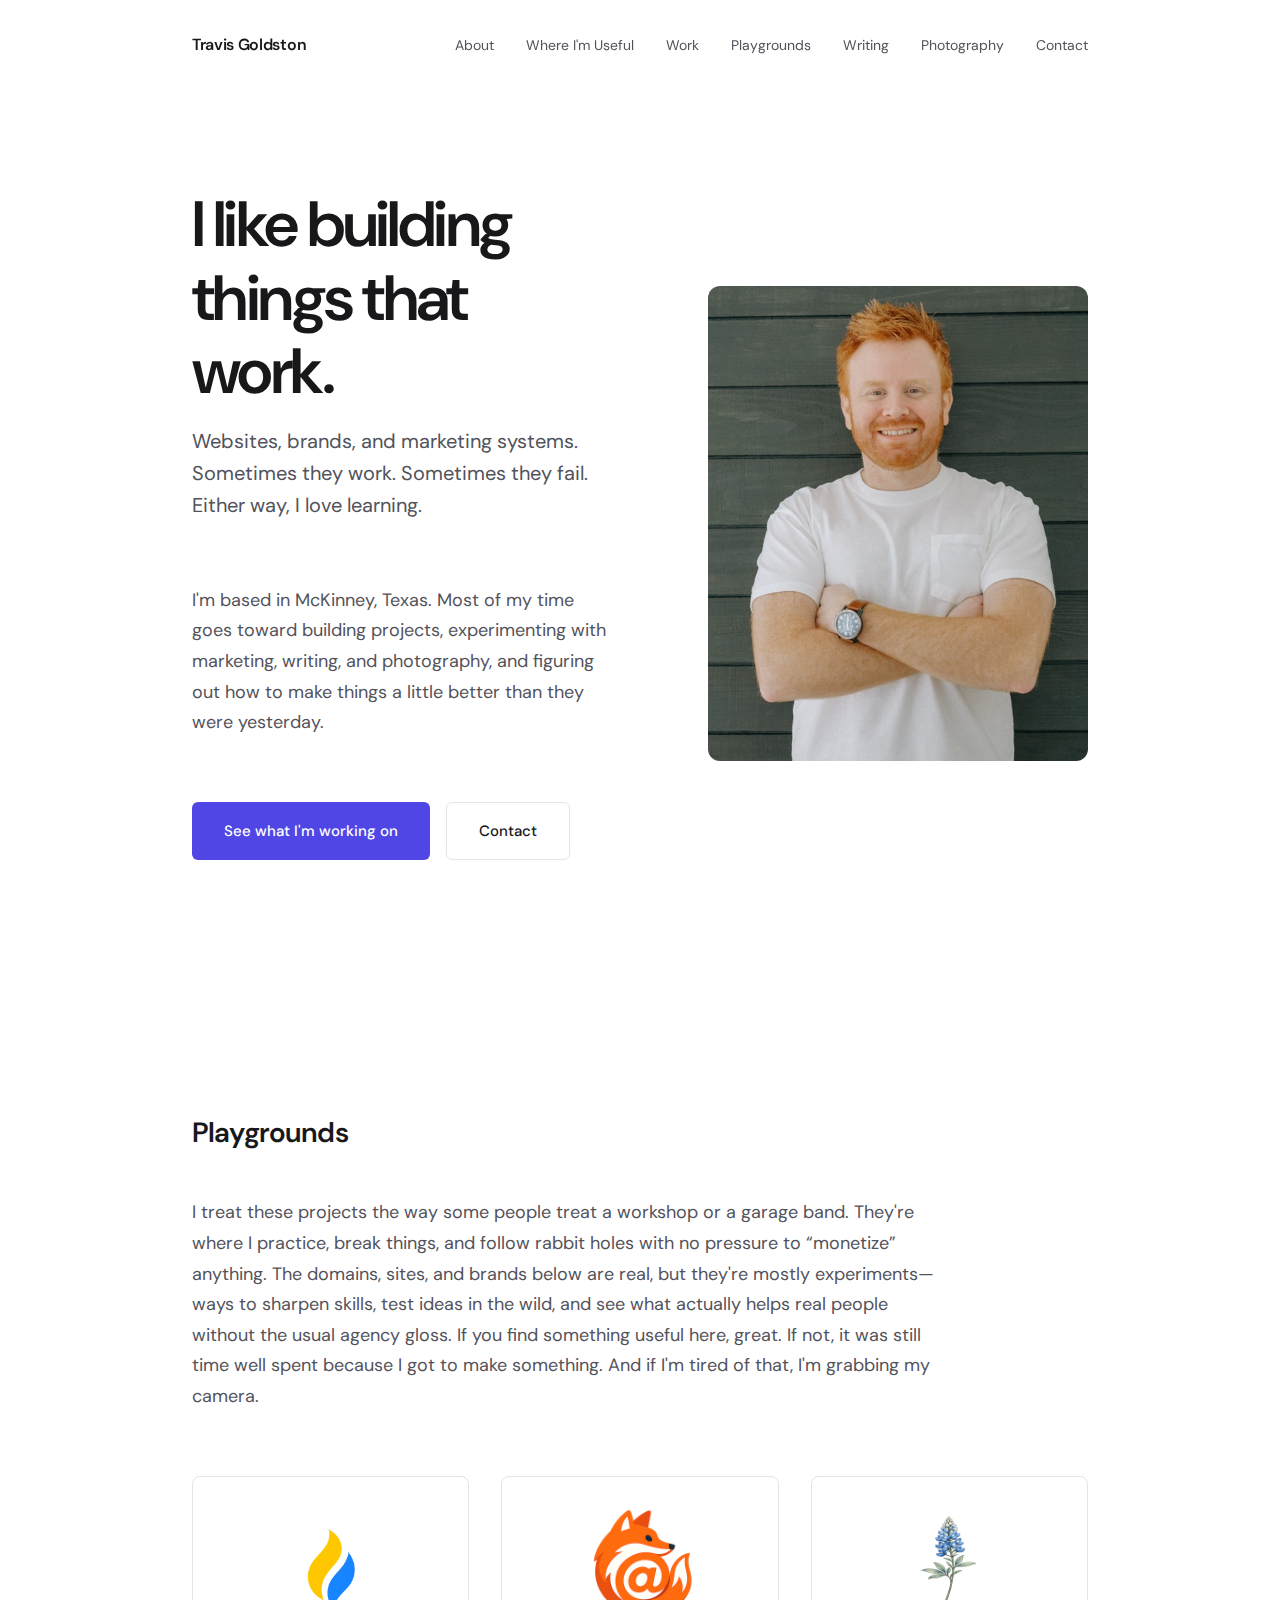
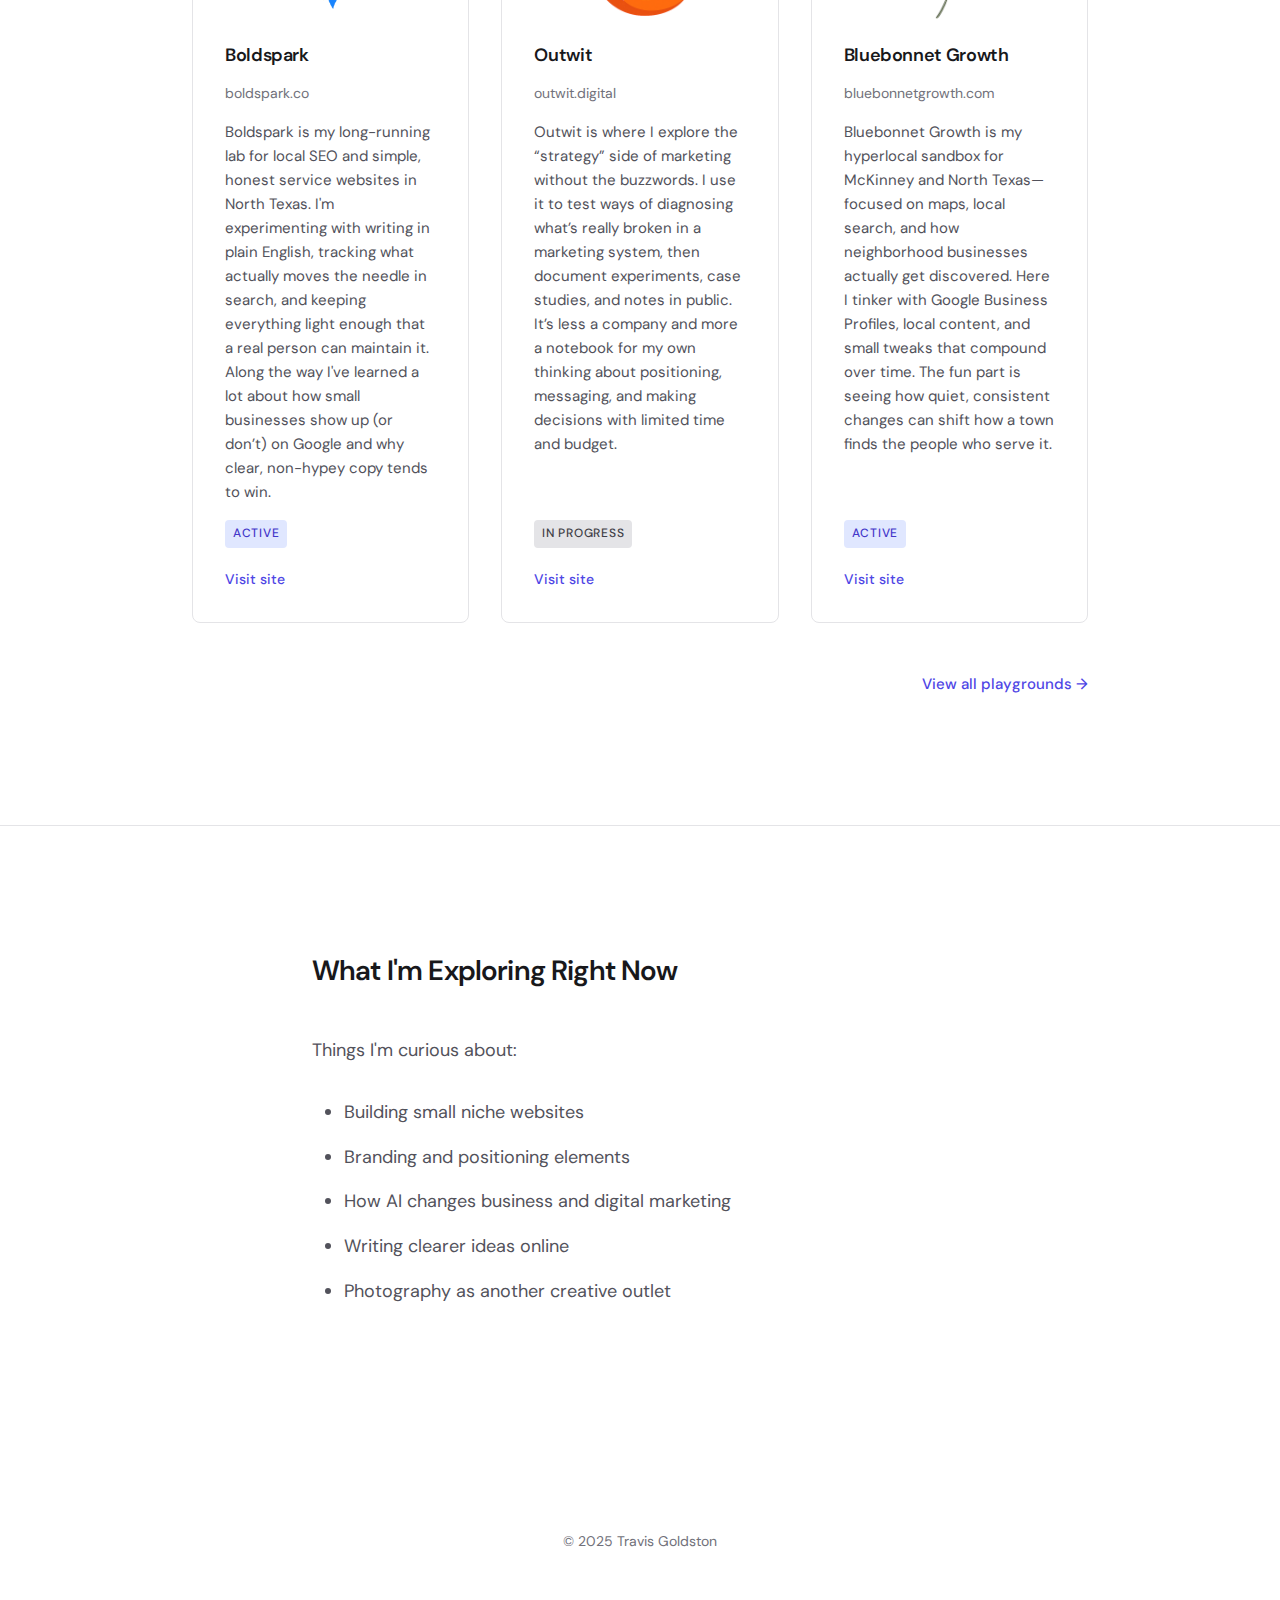
<file: index.html>
<!DOCTYPE html>
<html lang="en">
<head>
  <meta charset="UTF-8">
  <meta name="viewport" content="width=device-width, initial-scale=1.0">
  <link rel="icon" type="image/svg+xml" href="/favicon.svg">
  <title>Travis Goldston</title>
  <link rel="preconnect" href="https://fonts.googleapis.com">
  <link rel="preconnect" href="https://fonts.gstatic.com" crossorigin>
  <link href="https://fonts.googleapis.com/css2?family=DM+Sans:ital,opsz,wght@0,9..40,400;0,9..40,500;0,9..40,600;1,9..40,400&family=Lora:ital,wght@0,400;0,600;1,400&display=swap" rel="stylesheet">
  <link rel="stylesheet" href="assets/css/style.css">
  <script src="assets/js/main.js" defer></script>
</head>
<body>
  <nav class="nav" id="nav">
    <div class="nav-inner container-wide">
      <a href="/" class="nav-logo">Travis Goldston</a>
      <button type="button" class="nav-toggle" id="nav-toggle" aria-label="Toggle menu" aria-expanded="false">
        <span class="nav-toggle-icon">
          <span></span><span></span><span></span>
        </span>
      </button>
      <ul class="nav-links">
        <li><a href="/about">About</a></li>
        <li><a href="/useful">Where I'm Useful</a></li>
        <li><a href="/work">Work</a></li>
        <li><a href="/playgrounds">Playgrounds</a></li>
        <li><a href="/writing">Writing</a></li>
        <li><a href="/photography">Photography</a></li>
        <li><a href="/contact">Contact</a></li>
      </ul>
    </div>
  </nav>

  <main>
    <section class="page-hero hero-with-photo">
      <div class="container">
        <div class="hero-layout">
          <div class="hero-content">
            <h1 class="hero-headline">I like building things that work.</h1>
            <p class="hero-subtext">Websites, brands, and marketing systems. Sometimes they work. Sometimes they fail. Either way, I love learning.</p>
            <p class="lead hero-intro">
              I'm based in McKinney, Texas. Most of my time goes toward building projects, experimenting with marketing, writing, and photography, and figuring out how to make things a little better than they were yesterday.
            </p>
            <div class="btn-group">
              <a href="/work" class="btn btn-primary">See what I'm working on</a>
              <a href="/contact" class="btn btn-secondary">Contact</a>
            </div>
          </div>
          <div class="hero-image-wrap">
            <img src="assets/images/travis.png" alt="Travis Goldston" class="hero-image">
          </div>
        </div>
      </div>
    </section>

    <section class="page-section playgrounds-section" id="playgrounds">
      <div class="container-wide">
        <h2 class="section-title">Playgrounds</h2>
        <p class="playgrounds-subheading lead">I treat these projects the way some people treat a workshop or a garage band. They're where I practice, break things, and follow rabbit holes with no pressure to “monetize” anything. The domains, sites, and brands below are real, but they're mostly experiments—ways to sharpen skills, test ideas in the wild, and see what actually helps real people without the usual agency gloss. If you find something useful here, great. If not, it was still time well spent because I got to make something. And if I'm tired of that, I'm grabbing my <a href="/photography">camera</a>.</p>
        <div class="playgrounds-cards">
          <article class="playground-card">
            <div class="playground-card-logo">
              <img src="assets/images/boldspark-logo-home.png" alt="Boldspark" width="80" height="80">
            </div>
            <h3 class="playground-card-title">Boldspark</h3>
            <p class="playground-card-url"><a href="https://boldspark.co" target="_blank" rel="noopener noreferrer">boldspark.co</a></p>
            <p class="playground-card-desc">Boldspark is my long-running lab for local SEO and simple, honest service websites in North Texas. I'm experimenting with writing in plain English, tracking what actually moves the needle in search, and keeping everything light enough that a real person can maintain it. Along the way I've learned a lot about how small businesses show up (or don’t) on Google and why clear, non-hypey copy tends to win.</p>
            <p class="playground-card-meta">
              <span class="playground-status playground-status-active">Active</span>
            </p>
            <a href="https://boldspark.co" target="_blank" rel="noopener noreferrer" class="playground-card-link">Visit site</a>
          </article>
          <article class="playground-card">
            <div class="playground-card-logo">
              <img src="assets/images/outwit-logo-home.png" alt="Outwit" width="80" height="80">
            </div>
            <h3 class="playground-card-title">Outwit</h3>
            <p class="playground-card-url"><a href="https://outwit.digital" target="_blank" rel="noopener noreferrer">outwit.digital</a></p>
            <p class="playground-card-desc">Outwit is where I explore the “strategy” side of marketing without the buzzwords. I use it to test ways of diagnosing what’s really broken in a marketing system, then document experiments, case studies, and notes in public. It’s less a company and more a notebook for my own thinking about positioning, messaging, and making decisions with limited time and budget.</p>
            <p class="playground-card-meta">
              <span class="playground-status playground-status-progress">In Progress</span>
            </p>
            <a href="https://outwit.digital" target="_blank" rel="noopener noreferrer" class="playground-card-link">Visit site</a>
          </article>
          <article class="playground-card">
            <div class="playground-card-logo">
              <img src="assets/images/bluebonnet-logo-home.png" alt="Bluebonnet Growth" width="80" height="80">
            </div>
            <h3 class="playground-card-title">Bluebonnet Growth</h3>
            <p class="playground-card-url"><a href="https://bluebonnetgrowth.com" target="_blank" rel="noopener noreferrer">bluebonnetgrowth.com</a></p>
            <p class="playground-card-desc">Bluebonnet Growth is my hyperlocal sandbox for McKinney and North Texas—focused on maps, local search, and how neighborhood businesses actually get discovered. Here I tinker with Google Business Profiles, local content, and small tweaks that compound over time. The fun part is seeing how quiet, consistent changes can shift how a town finds the people who serve it.</p>
            <p class="playground-card-meta">
              <span class="playground-status playground-status-active">Active</span>
            </p>
            <a href="https://bluebonnetgrowth.com" target="_blank" rel="noopener noreferrer" class="playground-card-link">Visit site</a>
          </article>
        </div>
        <p class="playgrounds-footer">
          <a href="/playgrounds" class="playgrounds-view-all">View all playgrounds →</a>
        </p>
      </div>
    </section>

    <section class="page-section" id="exploring">
      <div class="container">
        <h2 class="section-title">What I'm Exploring Right Now</h2>
        <p class="lead" style="margin-bottom: var(--space-xl);">Things I'm curious about:</p>
        <ul class="explore-list">
          <li>Building small niche websites</li>
          <li>Branding and positioning elements</li>
          <li>How AI changes business and digital marketing</li>
          <li>Writing clearer ideas online</li>
          <li>Photography as another creative outlet</li>
        </ul>
      </div>
    </section>
  </main>

  <footer class="footer">
    <p>© 2025 Travis Goldston</p>
  </footer>
</body>
</html>
</file>
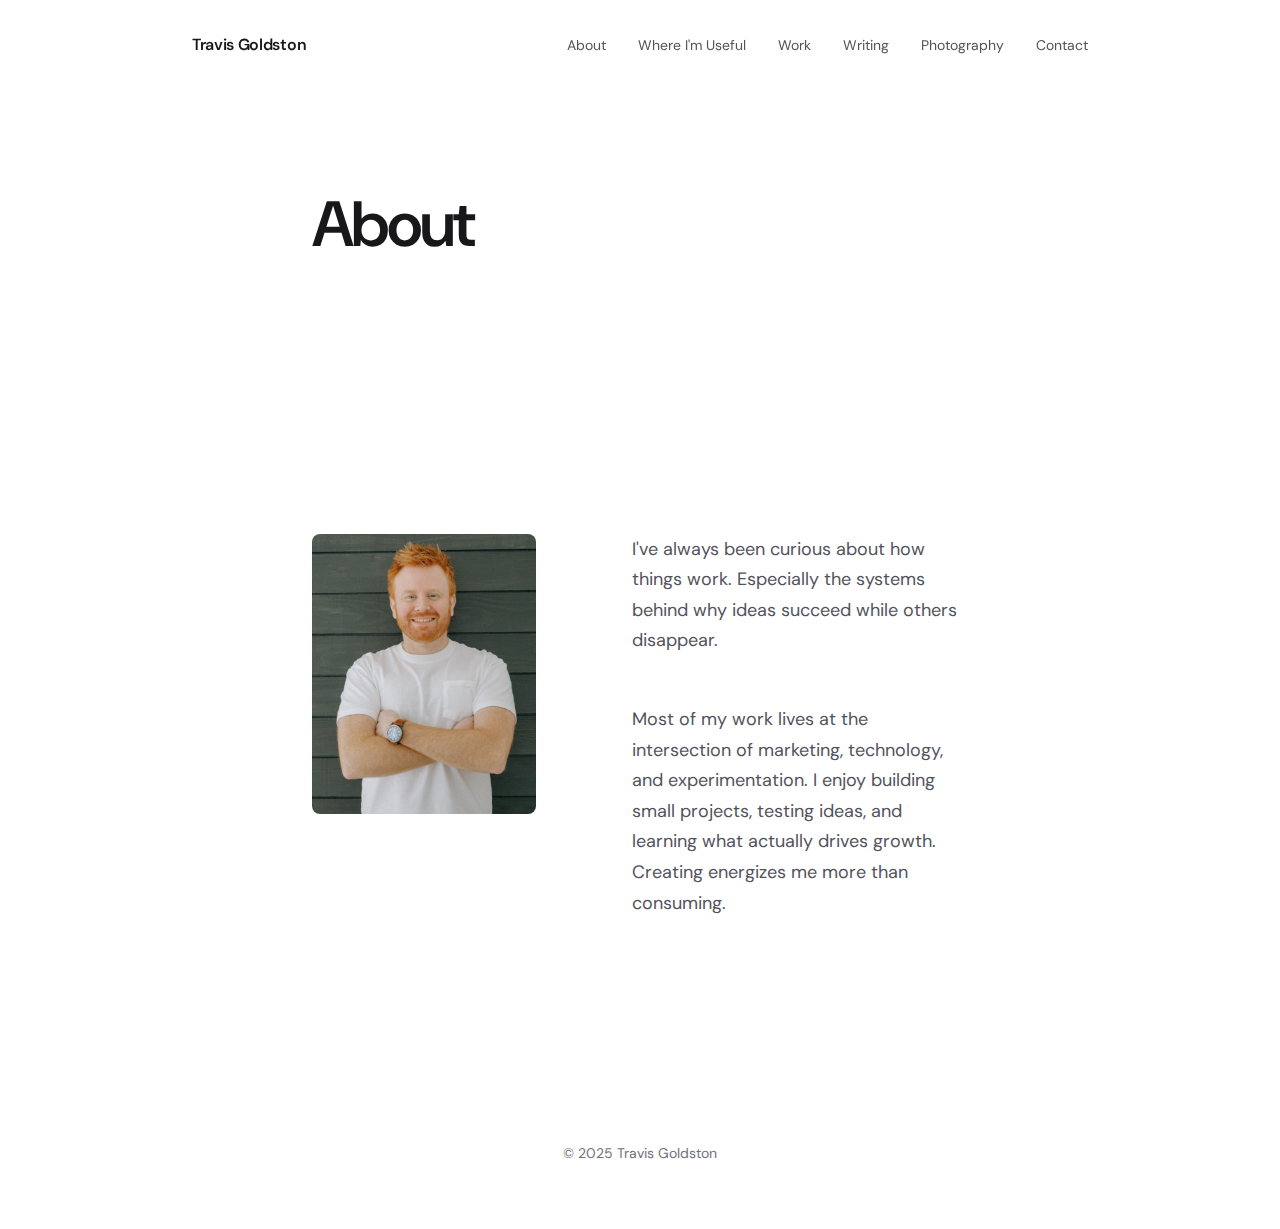
<file: about.html>
<!DOCTYPE html>
<html lang="en">
<head>
  <meta charset="UTF-8">
  <meta name="viewport" content="width=device-width, initial-scale=1.0">
  <link rel="icon" type="image/svg+xml" href="/favicon.svg">
  <title>About — Travis Goldston</title>
  <link rel="preconnect" href="https://fonts.googleapis.com">
  <link rel="preconnect" href="https://fonts.gstatic.com" crossorigin>
  <link href="https://fonts.googleapis.com/css2?family=DM+Sans:ital,opsz,wght@0,9..40,400;0,9..40,500;0,9..40,600;1,9..40,400&family=Lora:ital,wght@0,400;0,600;1,400&display=swap" rel="stylesheet">
  <link rel="stylesheet" href="assets/css/style.css">
  <script src="assets/js/main.js" defer></script>
</head>
<body>
  <nav class="nav" id="nav">
    <div class="nav-inner container-wide">
      <a href="/" class="nav-logo">Travis Goldston</a>
      <button type="button" class="nav-toggle" id="nav-toggle" aria-label="Toggle menu" aria-expanded="false">
        <span class="nav-toggle-icon">
          <span></span><span></span><span></span>
        </span>
      </button>
      <ul class="nav-links">
        <li><a href="/about">About</a></li>
        <li><a href="/useful">Where I'm Useful</a></li>
        <li><a href="/work">Work</a></li>
        <li><a href="/writing">Writing</a></li>
        <li><a href="/photography">Photography</a></li>
        <li><a href="/contact">Contact</a></li>
      </ul>
    </div>
  </nav>

  <main>
    <section class="page-hero">
      <div class="container">
        <h1 class="hero-headline">About</h1>
      </div>
    </section>

    <section class="page-section">
      <div class="container">
        <div class="about-grid">
          <div style="max-width: 480px;">
            <img src="assets/images/travis.png" alt="Travis Goldston" style="width: 100%; border-radius: 8px; aspect-ratio: 4/5; object-fit: cover;">
          </div>
          <div style="display: flex; flex-direction: column; gap: var(--space-2xl);">
            <p class="lead">
              I've always been curious about how things work. Especially the systems behind why ideas succeed while others disappear.
            </p>
            <p class="lead">
              Most of my work lives at the intersection of marketing, technology, and experimentation. I enjoy building small projects, testing ideas, and learning what actually drives growth. Creating energizes me more than consuming.
            </p>
          </div>
        </div>
      </div>
    </section>
  </main>

  <footer class="footer">
    <p>© 2025 Travis Goldston</p>
  </footer>
</body>
</html>
</file>
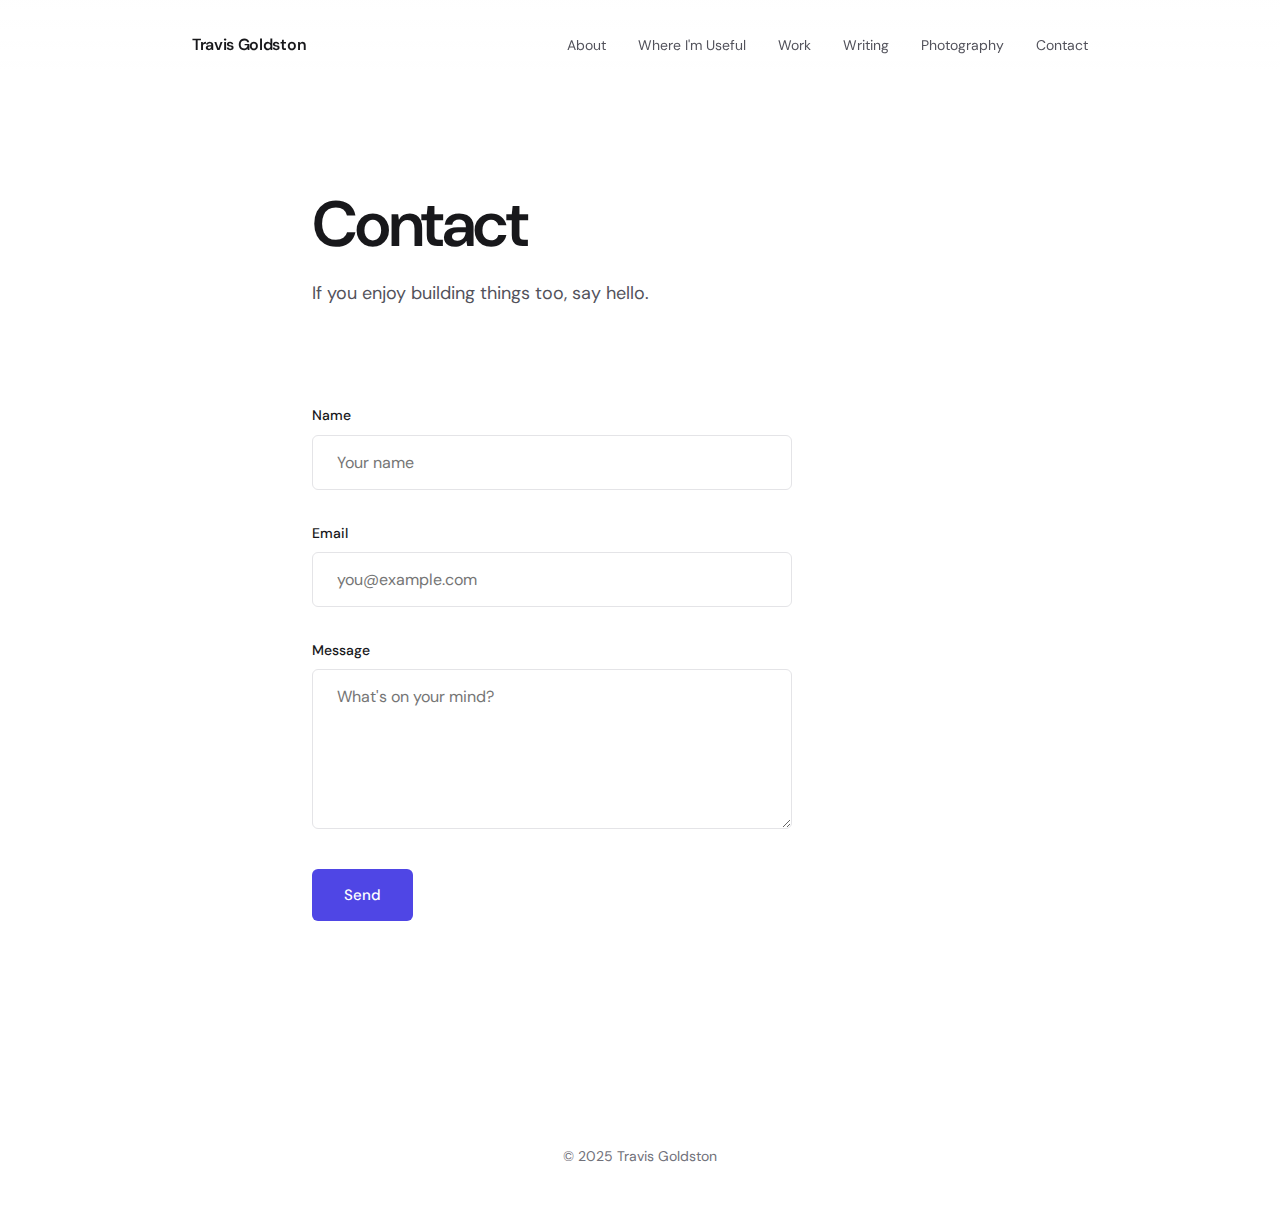
<file: contact.html>
<!DOCTYPE html>
<html lang="en">
<head>
  <meta charset="UTF-8">
  <meta name="viewport" content="width=device-width, initial-scale=1.0">
  <link rel="icon" type="image/svg+xml" href="/favicon.svg">
  <title>Contact — Travis Goldston</title>
  <link rel="preconnect" href="https://fonts.googleapis.com">
  <link rel="preconnect" href="https://fonts.gstatic.com" crossorigin>
  <link href="https://fonts.googleapis.com/css2?family=DM+Sans:ital,opsz,wght@0,9..40,400;0,9..40,500;0,9..40,600;1,9..40,400&family=Lora:ital,wght@0,400;0,600;1,400&display=swap" rel="stylesheet">
  <link rel="stylesheet" href="assets/css/style.css">
  <script src="assets/js/main.js" defer></script>
</head>
<body>
  <nav class="nav" id="nav">
    <div class="nav-inner container-wide">
      <a href="/" class="nav-logo">Travis Goldston</a>
      <button type="button" class="nav-toggle" id="nav-toggle" aria-label="Toggle menu" aria-expanded="false">
        <span class="nav-toggle-icon">
          <span></span><span></span><span></span>
        </span>
      </button>
      <ul class="nav-links">
        <li><a href="/about">About</a></li>
        <li><a href="/useful">Where I'm Useful</a></li>
        <li><a href="/work">Work</a></li>
        <li><a href="/writing">Writing</a></li>
        <li><a href="/photography">Photography</a></li>
        <li><a href="/contact">Contact</a></li>
      </ul>
    </div>
  </nav>

  <main>
    <section class="page-hero">
      <div class="container">
        <h1 class="hero-headline">Contact</h1>
        <p class="lead" style="margin-bottom: var(--space-4xl);">If you enjoy building things too, say hello.</p>

        <form action="#" method="post" style="max-width: 480px;">
          <div class="form-group">
            <label for="name">Name</label>
            <input type="text" id="name" name="name" placeholder="Your name" required>
          </div>
          <div class="form-group">
            <label for="email">Email</label>
            <input type="email" id="email" name="email" placeholder="you@example.com" required>
          </div>
          <div class="form-group">
            <label for="message">Message</label>
            <textarea id="message" name="message" placeholder="What's on your mind?" required></textarea>
          </div>
          <button type="submit" class="btn btn-primary">Send</button>
        </form>
      </div>
    </section>
  </main>

  <footer class="footer">
    <p>© 2025 Travis Goldston</p>
  </footer>
</body>
</html>
</file>
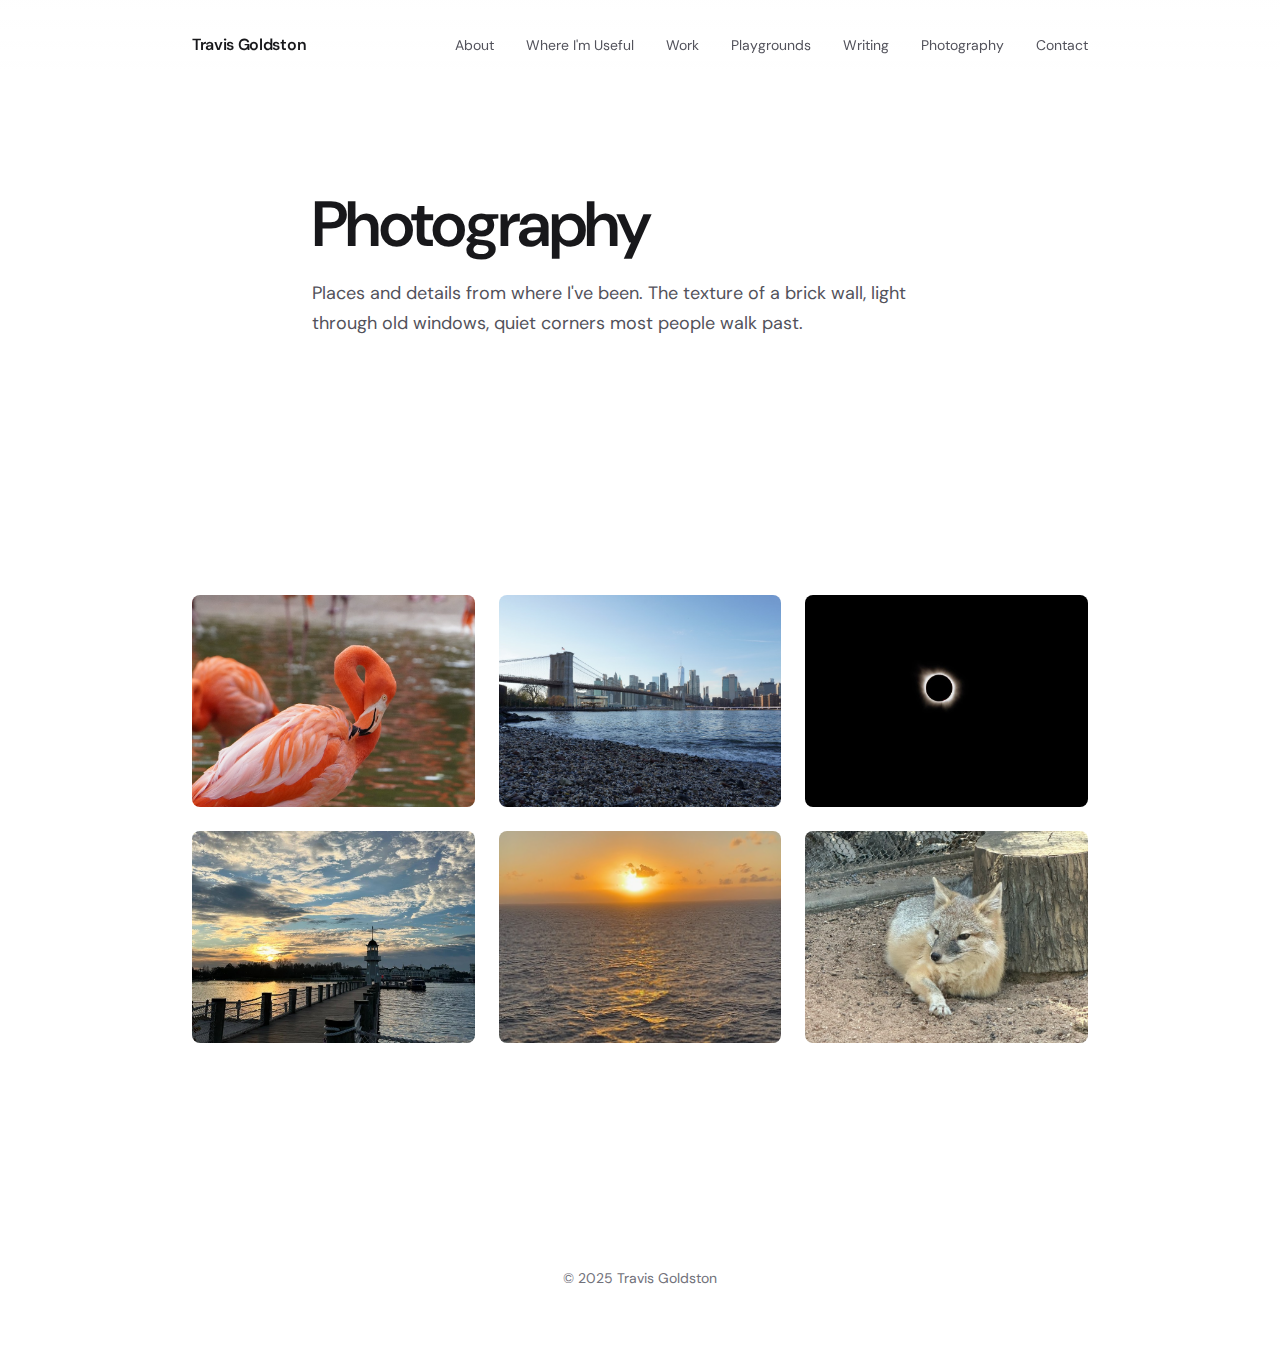
<file: photography.html>
<!DOCTYPE html>
<html lang="en">
<head>
  <meta charset="UTF-8">
  <meta name="viewport" content="width=device-width, initial-scale=1.0">
  <link rel="icon" type="image/svg+xml" href="/favicon.svg">
  <title>Photography — Travis Goldston</title>
  <link rel="preconnect" href="https://fonts.googleapis.com">
  <link rel="preconnect" href="https://fonts.gstatic.com" crossorigin>
  <link href="https://fonts.googleapis.com/css2?family=DM+Sans:ital,opsz,wght@0,9..40,400;0,9..40,500;0,9..40,600;1,9..40,400&family=Lora:ital,wght@0,400;0,600;1,400&display=swap" rel="stylesheet">
  <link rel="stylesheet" href="assets/css/style.css">
  <script src="assets/js/main.js" defer></script>
</head>
<body>
  <nav class="nav" id="nav">
    <div class="nav-inner container-wide">
      <a href="/" class="nav-logo">Travis Goldston</a>
      <button type="button" class="nav-toggle" id="nav-toggle" aria-label="Toggle menu" aria-expanded="false">
        <span class="nav-toggle-icon">
          <span></span><span></span><span></span>
        </span>
      </button>
      <ul class="nav-links">
        <li><a href="/about">About</a></li>
        <li><a href="/useful">Where I'm Useful</a></li>
        <li><a href="/work">Work</a></li>
        <li><a href="/playgrounds">Playgrounds</a></li>
        <li><a href="/writing">Writing</a></li>
        <li><a href="/photography">Photography</a></li>
        <li><a href="/contact">Contact</a></li>
      </ul>
    </div>
  </nav>

  <main>
    <section class="page-hero">
      <div class="container">
        <h1 class="hero-headline">Photography</h1>
        <p class="lead">Places and details from where I've been. The texture of a brick wall, light through old windows, quiet corners most people walk past.</p>
      </div>
    </section>

    <section class="page-section">
      <div class="container-wide">
        <div class="gallery">
          <div class="gallery-item">
            <img src="assets/images/DSC01710-d8ddc998-ea26-4b8c-876f-cccfca22d6fa.png" alt="Flamingo standing in water">
          </div>
          <div class="gallery-item">
            <img src="assets/images/DSC00225-f56393ce-6a31-4410-afb0-5377441349b2.png" alt="Brooklyn Bridge and Manhattan skyline from the shore">
          </div>
          <div class="gallery-item">
            <img src="assets/images/moon-16d74ad7-ac9e-4a73-9e85-c70057d5557e.png" alt="Total solar eclipse with glowing corona">
          </div>
          <div class="gallery-item">
            <img src="assets/images/yacht_club-a52a5813-5c80-4d5e-a268-6e49f559fd89.png" alt="Boardwalk and lighthouse at sunset over the water">
          </div>
          <div class="gallery-item">
            <img src="assets/images/IMG_3219-28696d54-174a-4c58-ad3b-0ed06175b54a.png" alt="Sunset over the open ocean with golden reflections">
          </div>
          <div class="gallery-item">
            <img src="assets/images/IMG_3651-050fa073-1f66-4338-a5a3-1774e8bdf103.png" alt="Small fox resting beside a tree stump">
          </div>
        </div>
      </div>
    </section>
  </main>

  <footer class="footer">
    <p>© 2025 Travis Goldston</p>
  </footer>
</body>
</html>
</file>
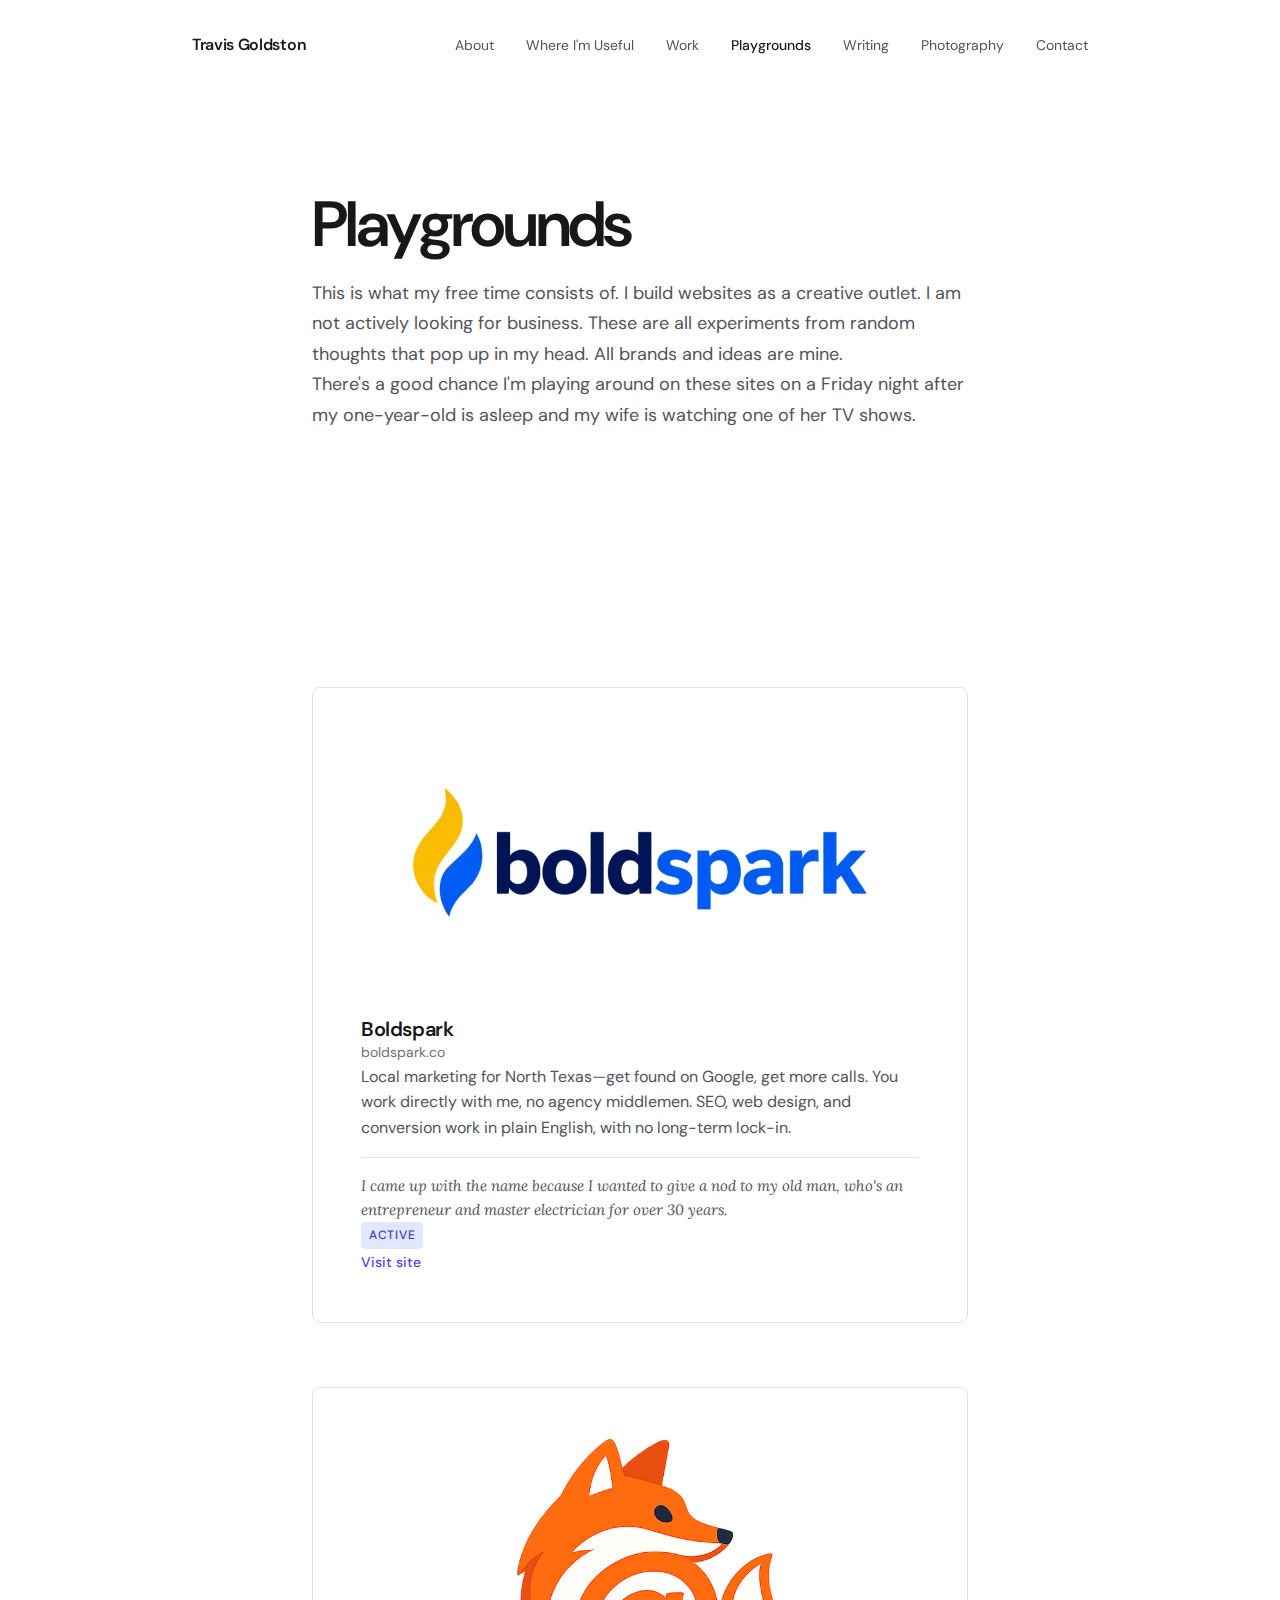
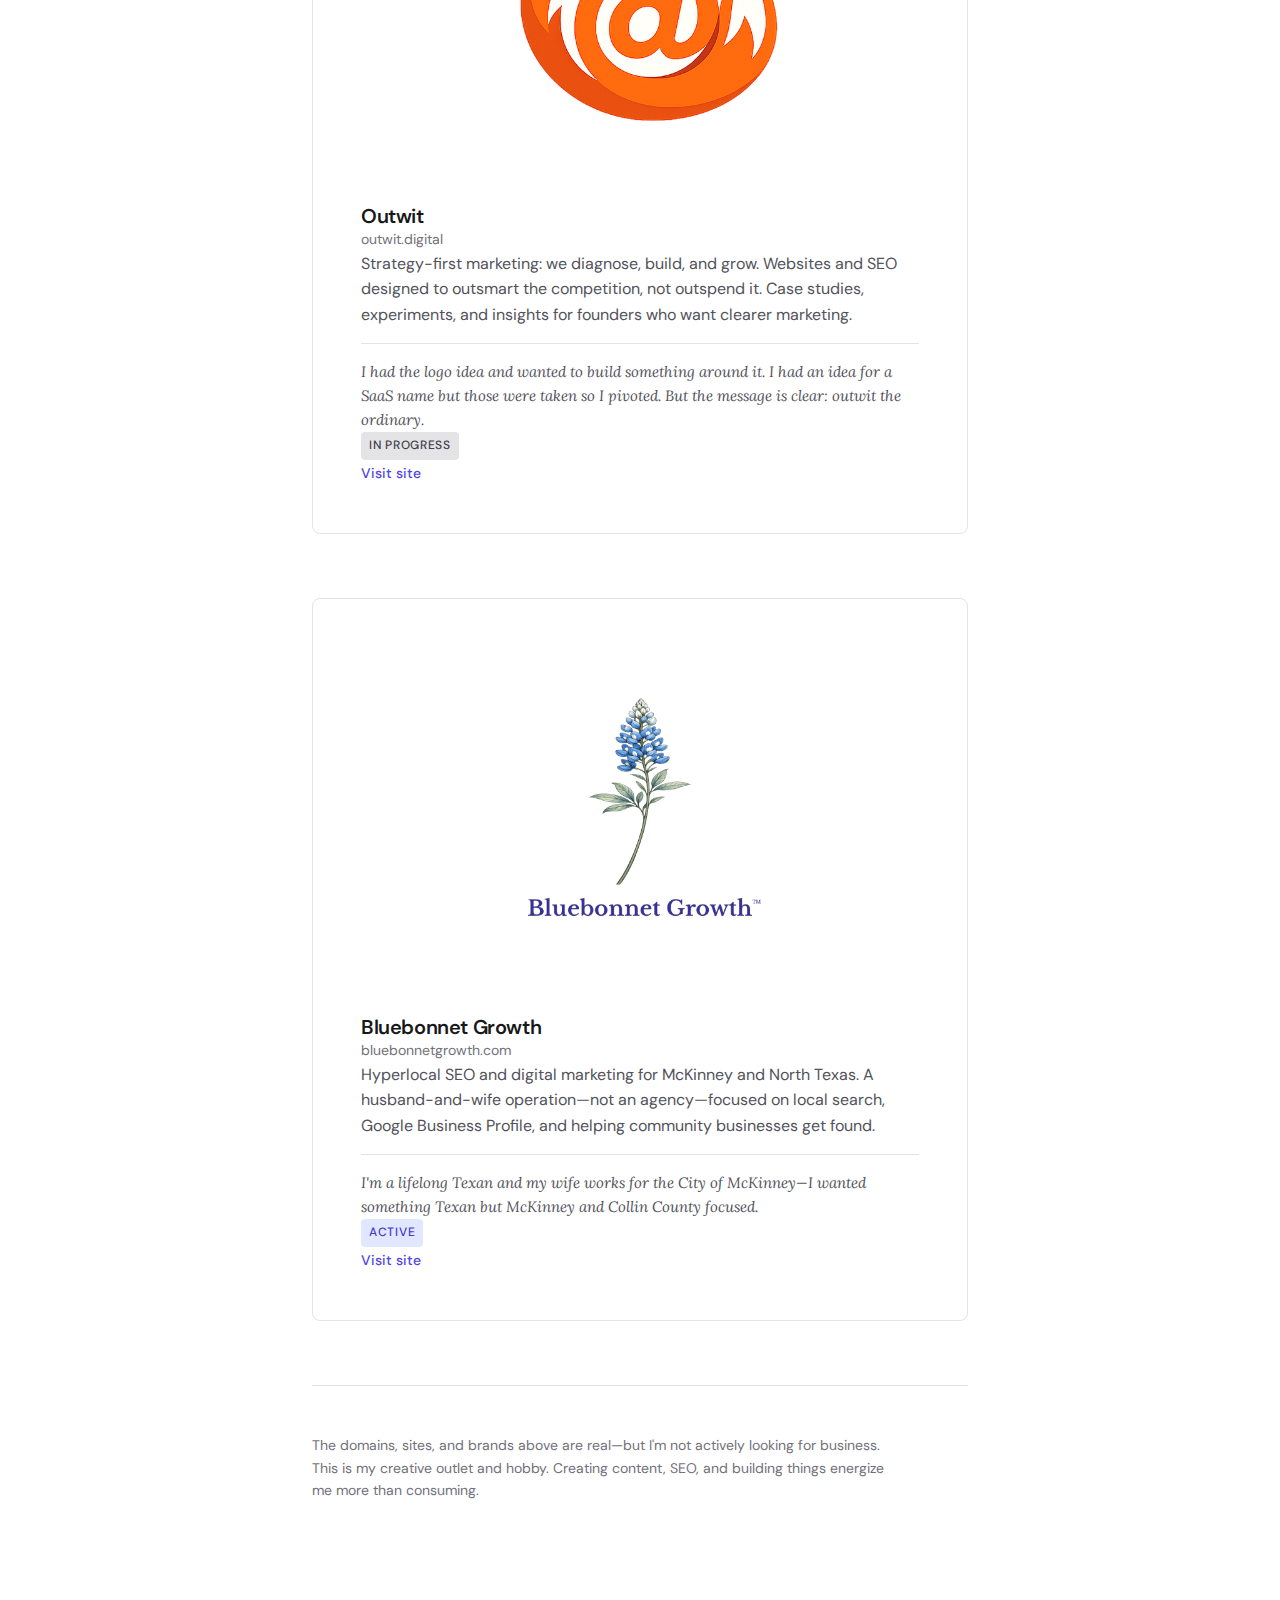
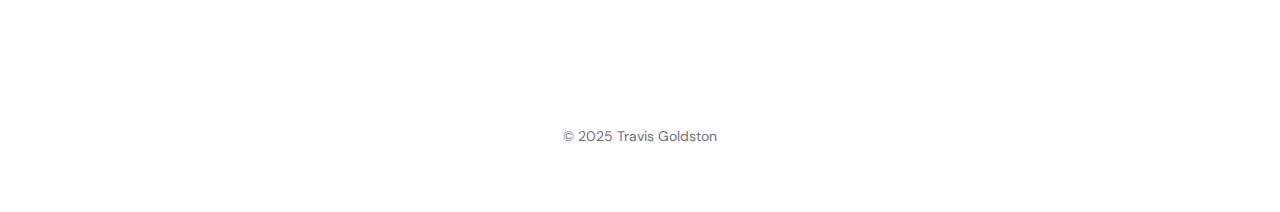
<file: playgrounds.html>
<!DOCTYPE html>
<html lang="en">
<head>
  <meta charset="UTF-8">
  <meta name="viewport" content="width=device-width, initial-scale=1.0">
  <link rel="icon" type="image/svg+xml" href="/favicon.svg">
  <title>Playgrounds — Travis Goldston</title>
  <link rel="preconnect" href="https://fonts.googleapis.com">
  <link rel="preconnect" href="https://fonts.gstatic.com" crossorigin>
  <link href="https://fonts.googleapis.com/css2?family=DM+Sans:ital,opsz,wght@0,9..40,400;0,9..40,500;0,9..40,600;1,9..40,400&family=Lora:ital,wght@0,400;0,600;1,400&display=swap" rel="stylesheet">
  <link rel="stylesheet" href="assets/css/style.css">
  <script src="assets/js/main.js" defer></script>
</head>
<body>
  <nav class="nav" id="nav">
    <div class="nav-inner container-wide">
      <a href="/" class="nav-logo">Travis Goldston</a>
      <button type="button" class="nav-toggle" id="nav-toggle" aria-label="Toggle menu" aria-expanded="false">
        <span class="nav-toggle-icon">
          <span></span><span></span><span></span>
        </span>
      </button>
      <ul class="nav-links">
        <li><a href="/about">About</a></li>
        <li><a href="/useful">Where I'm Useful</a></li>
        <li><a href="/work">Work</a></li>
        <li><a href="/playgrounds" class="active">Playgrounds</a></li>
        <li><a href="/writing">Writing</a></li>
        <li><a href="/photography">Photography</a></li>
        <li><a href="/contact">Contact</a></li>
      </ul>
    </div>
  </nav>

  <main class="playgrounds-page">
    <section class="page-hero">
      <div class="container">
        <h1 class="hero-headline">Playgrounds</h1>
        <p class="lead">This is what my free time consists of. I build websites as a creative outlet. I am not actively looking for business. These are all experiments from random thoughts that pop up in my head. All brands and ideas are mine.</p>
        <p class="lead">There's a good chance I'm playing around on these sites on a Friday night after my one-year-old is asleep and my wife is watching one of her TV shows.</p>
      </div>
    </section>

    <section class="page-section">
      <div class="container">
        <div class="playgrounds-cards">
          <article class="playground-card">
            <div class="playground-card-logo">
              <img src="assets/images/boldspark-logo.png" alt="Boldspark" width="100" height="80">
            </div>
            <div class="playground-card-body">
              <h2 class="playground-card-title">Boldspark</h2>
              <p class="playground-card-url"><a href="https://boldspark.co" target="_blank" rel="noopener noreferrer">boldspark.co</a></p>
              <p class="playground-card-desc">Local marketing for North Texas—get found on Google, get more calls. You work directly with me, no agency middlemen. SEO, web design, and conversion work in plain English, with no long-term lock-in.</p>
              <p class="playground-note">I came up with the name because I wanted to give a nod to my old man, who's an entrepreneur and master electrician for over 30 years.</p>
              <p class="playground-card-meta">
                <span class="playground-status playground-status-active">Active</span>
              </p>
              <a href="https://boldspark.co" target="_blank" rel="noopener noreferrer" class="playground-card-link">Visit site</a>
            </div>
          </article>

          <article class="playground-card">
            <div class="playground-card-logo">
              <img src="assets/images/outwit-logo.png" alt="Outwit" width="100" height="80">
            </div>
            <div class="playground-card-body">
              <h2 class="playground-card-title">Outwit</h2>
              <p class="playground-card-url"><a href="https://outwit.digital" target="_blank" rel="noopener noreferrer">outwit.digital</a></p>
              <p class="playground-card-desc">Strategy-first marketing: we diagnose, build, and grow. Websites and SEO designed to outsmart the competition, not outspend it. Case studies, experiments, and insights for founders who want clearer marketing.</p>
              <p class="playground-note">I had the logo idea and wanted to build something around it. I had an idea for a SaaS name but those were taken so I pivoted. But the message is clear: outwit the ordinary.</p>
              <p class="playground-card-meta">
                <span class="playground-status playground-status-progress">In Progress</span>
              </p>
              <a href="https://outwit.digital" target="_blank" rel="noopener noreferrer" class="playground-card-link">Visit site</a>
            </div>
          </article>

          <article class="playground-card">
            <div class="playground-card-logo">
              <img src="assets/images/bluebonnet-logo.png" alt="Bluebonnet Growth" width="100" height="80">
            </div>
            <div class="playground-card-body">
              <h2 class="playground-card-title">Bluebonnet Growth</h2>
              <p class="playground-card-url"><a href="https://bluebonnetgrowth.com" target="_blank" rel="noopener noreferrer">bluebonnetgrowth.com</a></p>
              <p class="playground-card-desc">Hyperlocal SEO and digital marketing for McKinney and North Texas. A husband-and-wife operation—not an agency—focused on local search, Google Business Profile, and helping community businesses get found.</p>
              <p class="playground-note">I'm a lifelong Texan and my wife works for the City of McKinney—I wanted something Texan but McKinney and Collin County focused.</p>
              <p class="playground-card-meta">
                <span class="playground-status playground-status-active">Active</span>
              </p>
              <a href="https://bluebonnetgrowth.com" target="_blank" rel="noopener noreferrer" class="playground-card-link">Visit site</a>
            </div>
          </article>
        </div>
        <div class="playgrounds-disclaimer">
          <p class="playgrounds-disclaimer-text">The domains, sites, and brands above are real—but I'm not actively looking for business. This is my creative outlet and hobby. Creating content, SEO, and building things energize me more than consuming.</p>
        </div>
      </div>
    </section>
  </main>

  <footer class="footer">
    <p>© 2025 Travis Goldston</p>
  </footer>
</body>
</html>
</file>
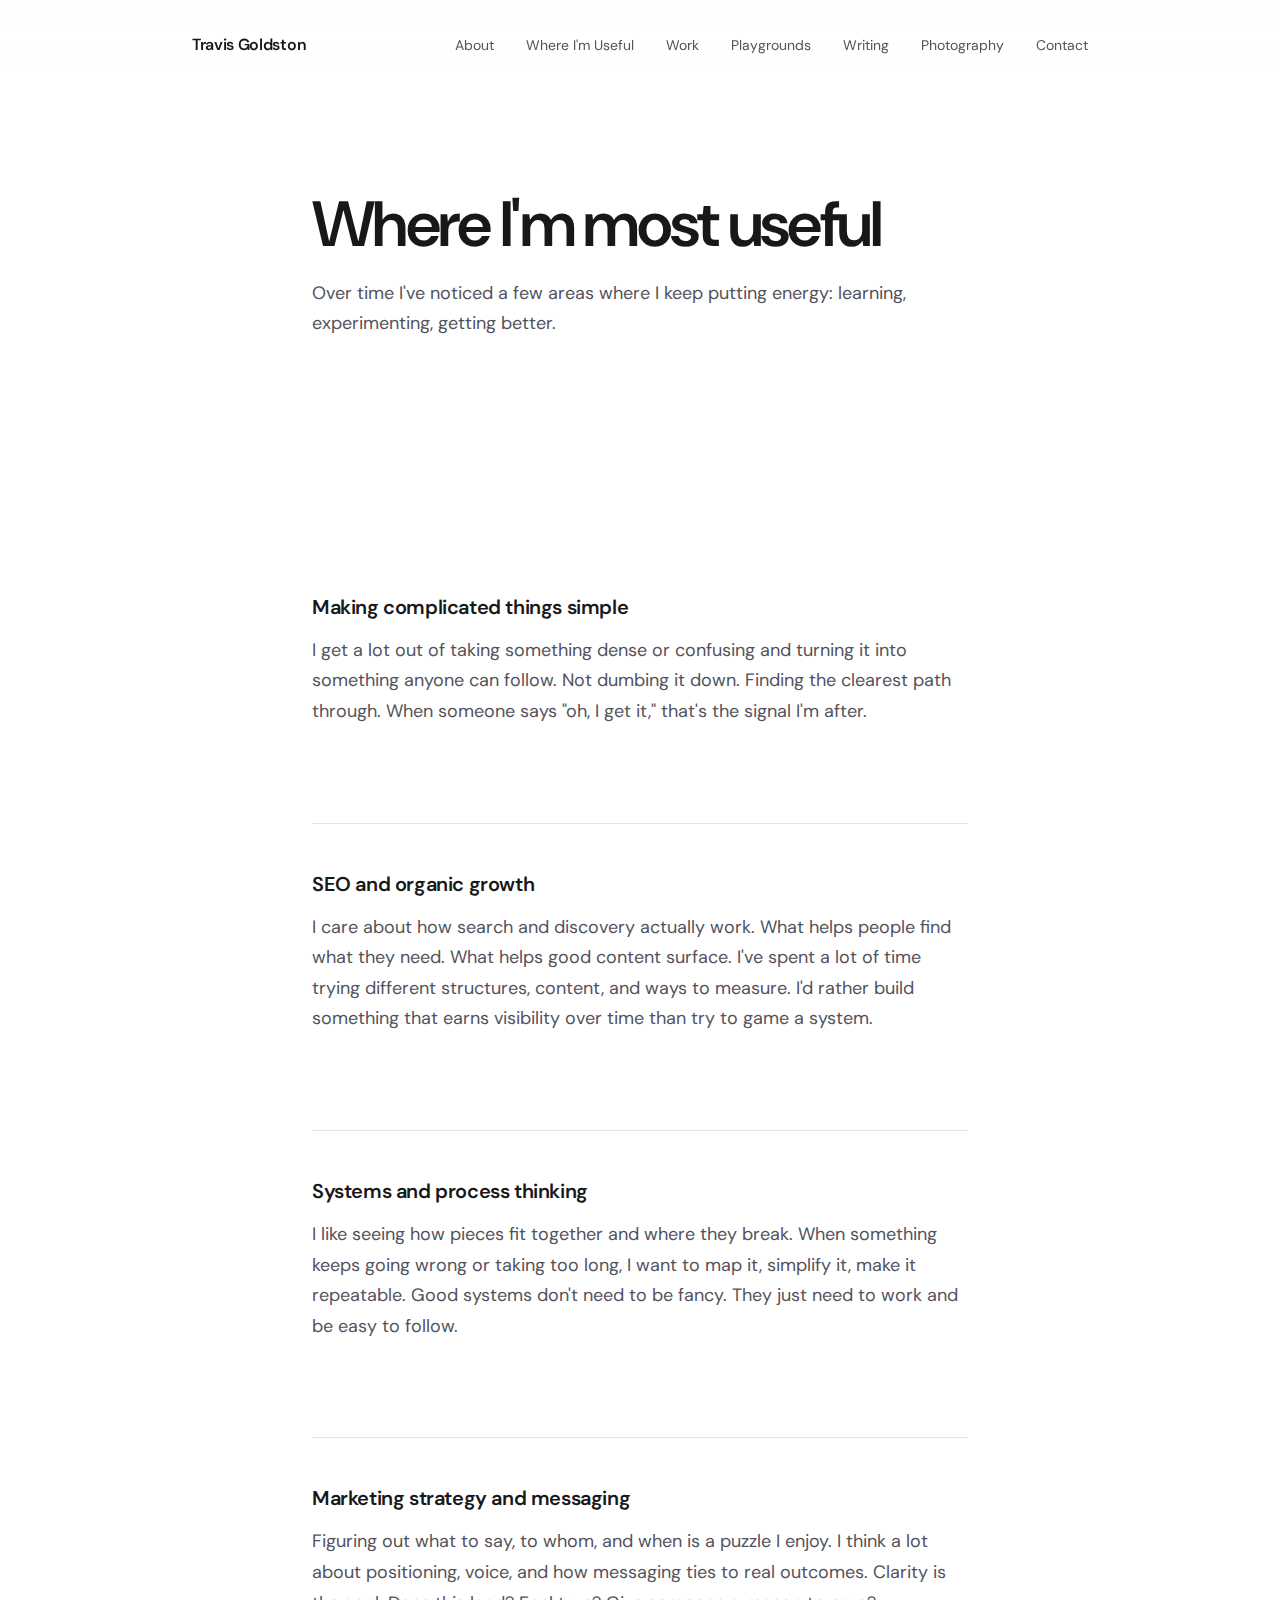
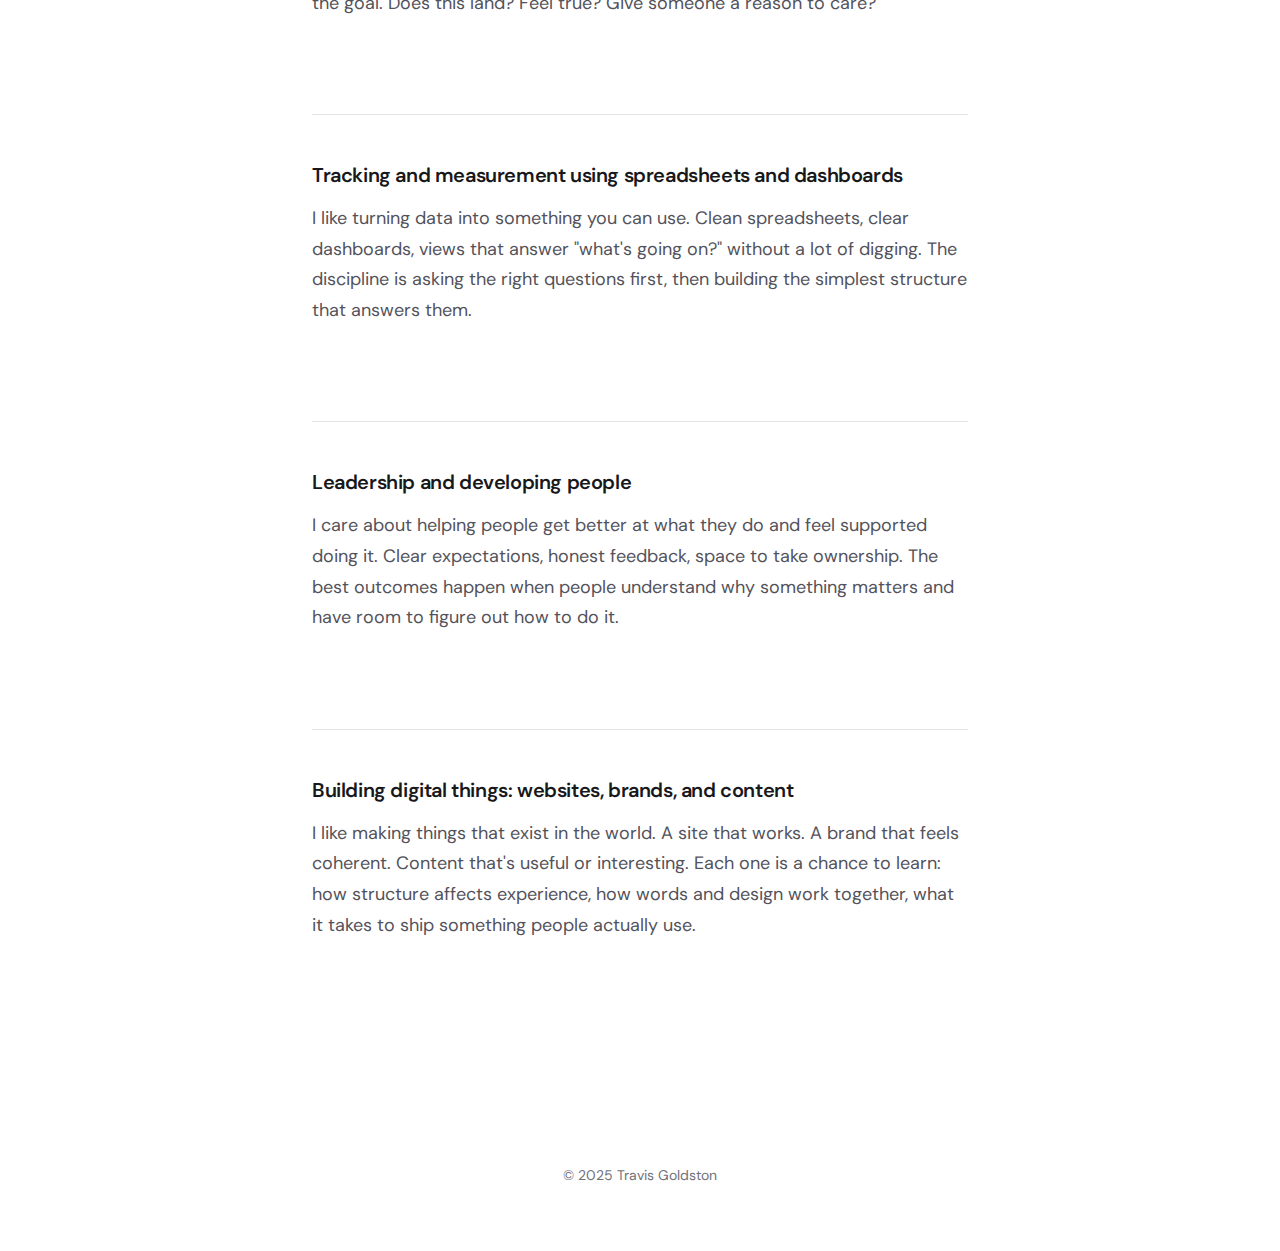
<file: useful.html>
<!DOCTYPE html>
<html lang="en">
<head>
  <meta charset="UTF-8">
  <meta name="viewport" content="width=device-width, initial-scale=1.0">
  <link rel="icon" type="image/svg+xml" href="/favicon.svg">
  <title>Where I'm Most Useful — Travis Goldston</title>
  <link rel="preconnect" href="https://fonts.googleapis.com">
  <link rel="preconnect" href="https://fonts.gstatic.com" crossorigin>
  <link href="https://fonts.googleapis.com/css2?family=DM+Sans:ital,opsz,wght@0,9..40,400;0,9..40,500;0,9..40,600;1,9..40,400&family=Lora:ital,wght@0,400;0,600;1,400&display=swap" rel="stylesheet">
  <link rel="stylesheet" href="assets/css/style.css">
  <script src="assets/js/main.js" defer></script>
</head>
<body>
  <nav class="nav" id="nav">
    <div class="nav-inner container-wide">
      <a href="/" class="nav-logo">Travis Goldston</a>
      <button type="button" class="nav-toggle" id="nav-toggle" aria-label="Toggle menu" aria-expanded="false">
        <span class="nav-toggle-icon">
          <span></span><span></span><span></span>
        </span>
      </button>
      <ul class="nav-links">
        <li><a href="/about">About</a></li>
        <li><a href="/useful">Where I'm Useful</a></li>
        <li><a href="/work">Work</a></li>
        <li><a href="/playgrounds">Playgrounds</a></li>
        <li><a href="/writing">Writing</a></li>
        <li><a href="/photography">Photography</a></li>
        <li><a href="/contact">Contact</a></li>
      </ul>
    </div>
  </nav>

  <main>
    <section class="page-hero">
      <div class="container">
        <h1 class="hero-headline">Where I'm most useful</h1>
        <p class="lead useful-intro">
          Over time I've noticed a few areas where I keep putting energy: learning, experimenting, getting better.
        </p>
      </div>
    </section>

    <section class="page-section">
      <div class="container">
        <div class="useful-list">
          <article class="useful-item">
            <h2 class="useful-item-title">Making complicated things simple</h2>
            <p class="lead">
              I get a lot out of taking something dense or confusing and turning it into something anyone can follow. Not dumbing it down. Finding the clearest path through. When someone says "oh, I get it," that's the signal I'm after.
            </p>
          </article>

          <article class="useful-item">
            <h2 class="useful-item-title">SEO and organic growth</h2>
            <p class="lead">
              I care about how search and discovery actually work. What helps people find what they need. What helps good content surface. I've spent a lot of time trying different structures, content, and ways to measure. I'd rather build something that earns visibility over time than try to game a system.
            </p>
          </article>

          <article class="useful-item">
            <h2 class="useful-item-title">Systems and process thinking</h2>
            <p class="lead">
              I like seeing how pieces fit together and where they break. When something keeps going wrong or taking too long, I want to map it, simplify it, make it repeatable. Good systems don't need to be fancy. They just need to work and be easy to follow.
            </p>
          </article>

          <article class="useful-item">
            <h2 class="useful-item-title">Marketing strategy and messaging</h2>
            <p class="lead">
              Figuring out what to say, to whom, and when is a puzzle I enjoy. I think a lot about positioning, voice, and how messaging ties to real outcomes. Clarity is the goal. Does this land? Feel true? Give someone a reason to care?
            </p>
          </article>

          <article class="useful-item">
            <h2 class="useful-item-title">Tracking and measurement using spreadsheets and dashboards</h2>
            <p class="lead">
              I like turning data into something you can use. Clean spreadsheets, clear dashboards, views that answer "what's going on?" without a lot of digging. The discipline is asking the right questions first, then building the simplest structure that answers them.
            </p>
          </article>

          <article class="useful-item">
            <h2 class="useful-item-title">Leadership and developing people</h2>
            <p class="lead">
              I care about helping people get better at what they do and feel supported doing it. Clear expectations, honest feedback, space to take ownership. The best outcomes happen when people understand why something matters and have room to figure out how to do it.
            </p>
          </article>

          <article class="useful-item">
            <h2 class="useful-item-title">Building digital things: websites, brands, and content</h2>
            <p class="lead">
              I like making things that exist in the world. A site that works. A brand that feels coherent. Content that's useful or interesting. Each one is a chance to learn: how structure affects experience, how words and design work together, what it takes to ship something people actually use.
            </p>
          </article>
        </div>
      </div>
    </section>
  </main>

  <footer class="footer">
    <p>© 2025 Travis Goldston</p>
  </footer>
</body>
</html>
</file>
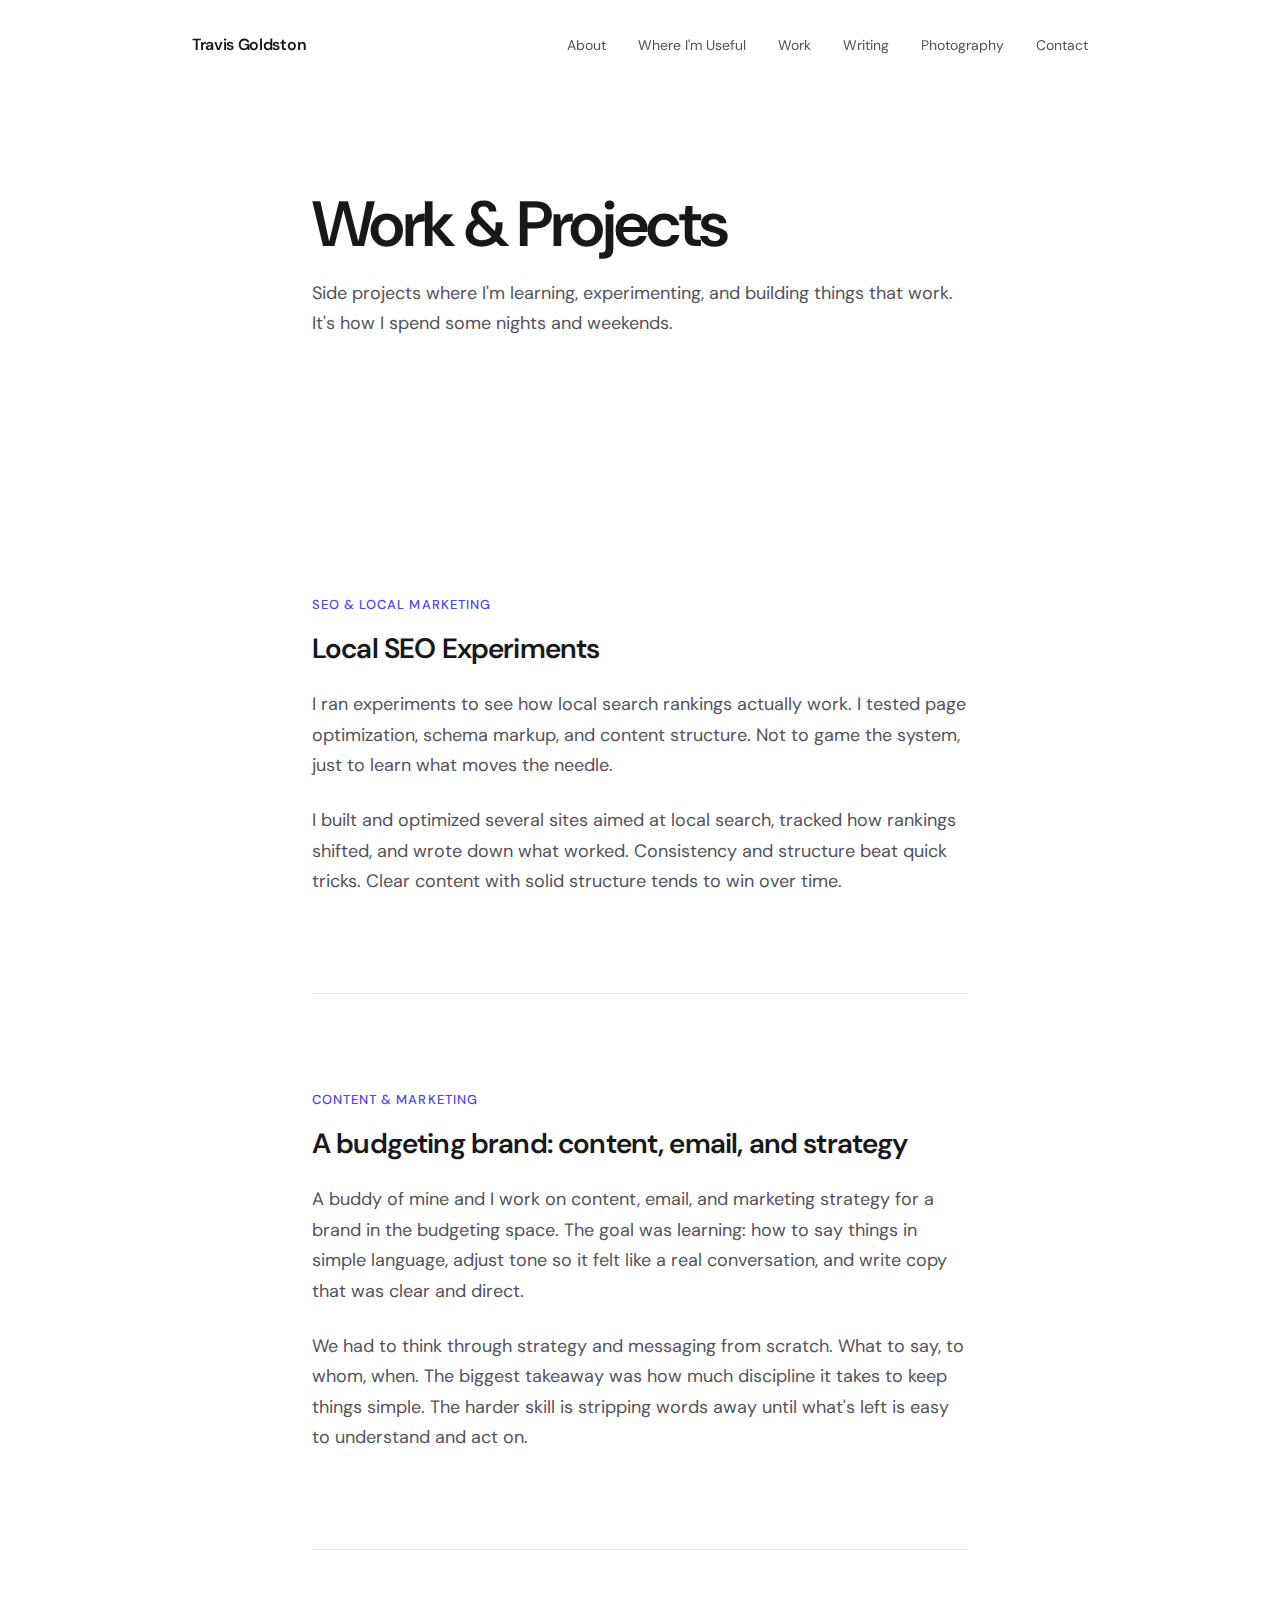
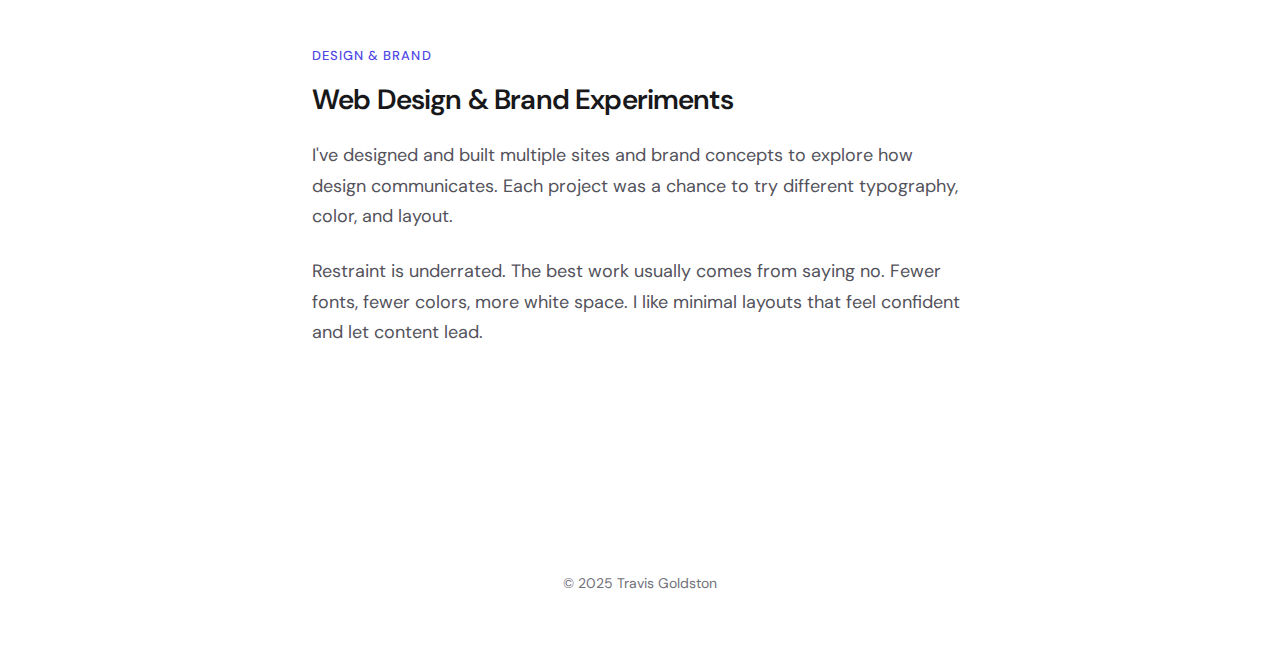
<file: work.html>
<!DOCTYPE html>
<html lang="en">
<head>
  <meta charset="UTF-8">
  <meta name="viewport" content="width=device-width, initial-scale=1.0">
  <link rel="icon" type="image/svg+xml" href="/favicon.svg">
  <title>Work — Travis Goldston</title>
  <link rel="preconnect" href="https://fonts.googleapis.com">
  <link rel="preconnect" href="https://fonts.gstatic.com" crossorigin>
  <link href="https://fonts.googleapis.com/css2?family=DM+Sans:ital,opsz,wght@0,9..40,400;0,9..40,500;0,9..40,600;1,9..40,400&family=Lora:ital,wght@0,400;0,600;1,400&display=swap" rel="stylesheet">
  <link rel="stylesheet" href="assets/css/style.css">
  <script src="assets/js/main.js" defer></script>
</head>
<body>
  <nav class="nav" id="nav">
    <div class="nav-inner container-wide">
      <a href="/" class="nav-logo">Travis Goldston</a>
      <button type="button" class="nav-toggle" id="nav-toggle" aria-label="Toggle menu" aria-expanded="false">
        <span class="nav-toggle-icon">
          <span></span><span></span><span></span>
        </span>
      </button>
      <ul class="nav-links">
        <li><a href="/about">About</a></li>
        <li><a href="/useful">Where I'm Useful</a></li>
        <li><a href="/work">Work</a></li>
        <li><a href="/writing">Writing</a></li>
        <li><a href="/photography">Photography</a></li>
        <li><a href="/contact">Contact</a></li>
      </ul>
    </div>
  </nav>

  <main>
    <section class="page-hero">
      <div class="container">
        <h1 class="hero-headline">Work & Projects</h1>
        <p class="lead">Side projects where I'm learning, experimenting, and building things that work. It's how I spend some nights and weekends.</p>
      </div>
    </section>

    <section class="page-section">
      <div class="container">
        <div class="work-list">
          <article class="work-article">
            <p class="work-label">SEO & Local Marketing</p>
            <h2 class="section-title" style="margin-bottom: var(--space-lg);">Local SEO Experiments</h2>
            <p class="lead" style="margin-bottom: var(--space-lg);">
              I ran experiments to see how local search rankings actually work. I tested page optimization, schema markup, and content structure. Not to game the system, just to learn what moves the needle.
            </p>
            <p class="lead">
              I built and optimized several sites aimed at local search, tracked how rankings shifted, and wrote down what worked. Consistency and structure beat quick tricks. Clear content with solid structure tends to win over time.
            </p>
          </article>

          <article class="work-article">
            <p class="work-label">Content & Marketing</p>
            <h2 class="section-title" style="margin-bottom: var(--space-lg);">A budgeting brand: content, email, and strategy</h2>
            <p class="lead" style="margin-bottom: var(--space-lg);">
              A buddy of mine and I work on content, email, and marketing strategy for a brand in the budgeting space. The goal was learning: how to say things in simple language, adjust tone so it felt like a real conversation, and write copy that was clear and direct.
            </p>
            <p class="lead">
              We had to think through strategy and messaging from scratch. What to say, to whom, when. The biggest takeaway was how much discipline it takes to keep things simple. The harder skill is stripping words away until what's left is easy to understand and act on.
            </p>
          </article>

          <article class="work-article">
            <p class="work-label">Design & Brand</p>
            <h2 class="section-title" style="margin-bottom: var(--space-lg);">Web Design & Brand Experiments</h2>
            <p class="lead" style="margin-bottom: var(--space-lg);">
              I've designed and built multiple sites and brand concepts to explore how design communicates. Each project was a chance to try different typography, color, and layout.
            </p>
            <p class="lead">
              Restraint is underrated. The best work usually comes from saying no. Fewer fonts, fewer colors, more white space. I like minimal layouts that feel confident and let content lead.
            </p>
          </article>
        </div>
      </div>
    </section>
  </main>

  <footer class="footer">
    <p>© 2025 Travis Goldston</p>
  </footer>
</body>
</html>
</file>
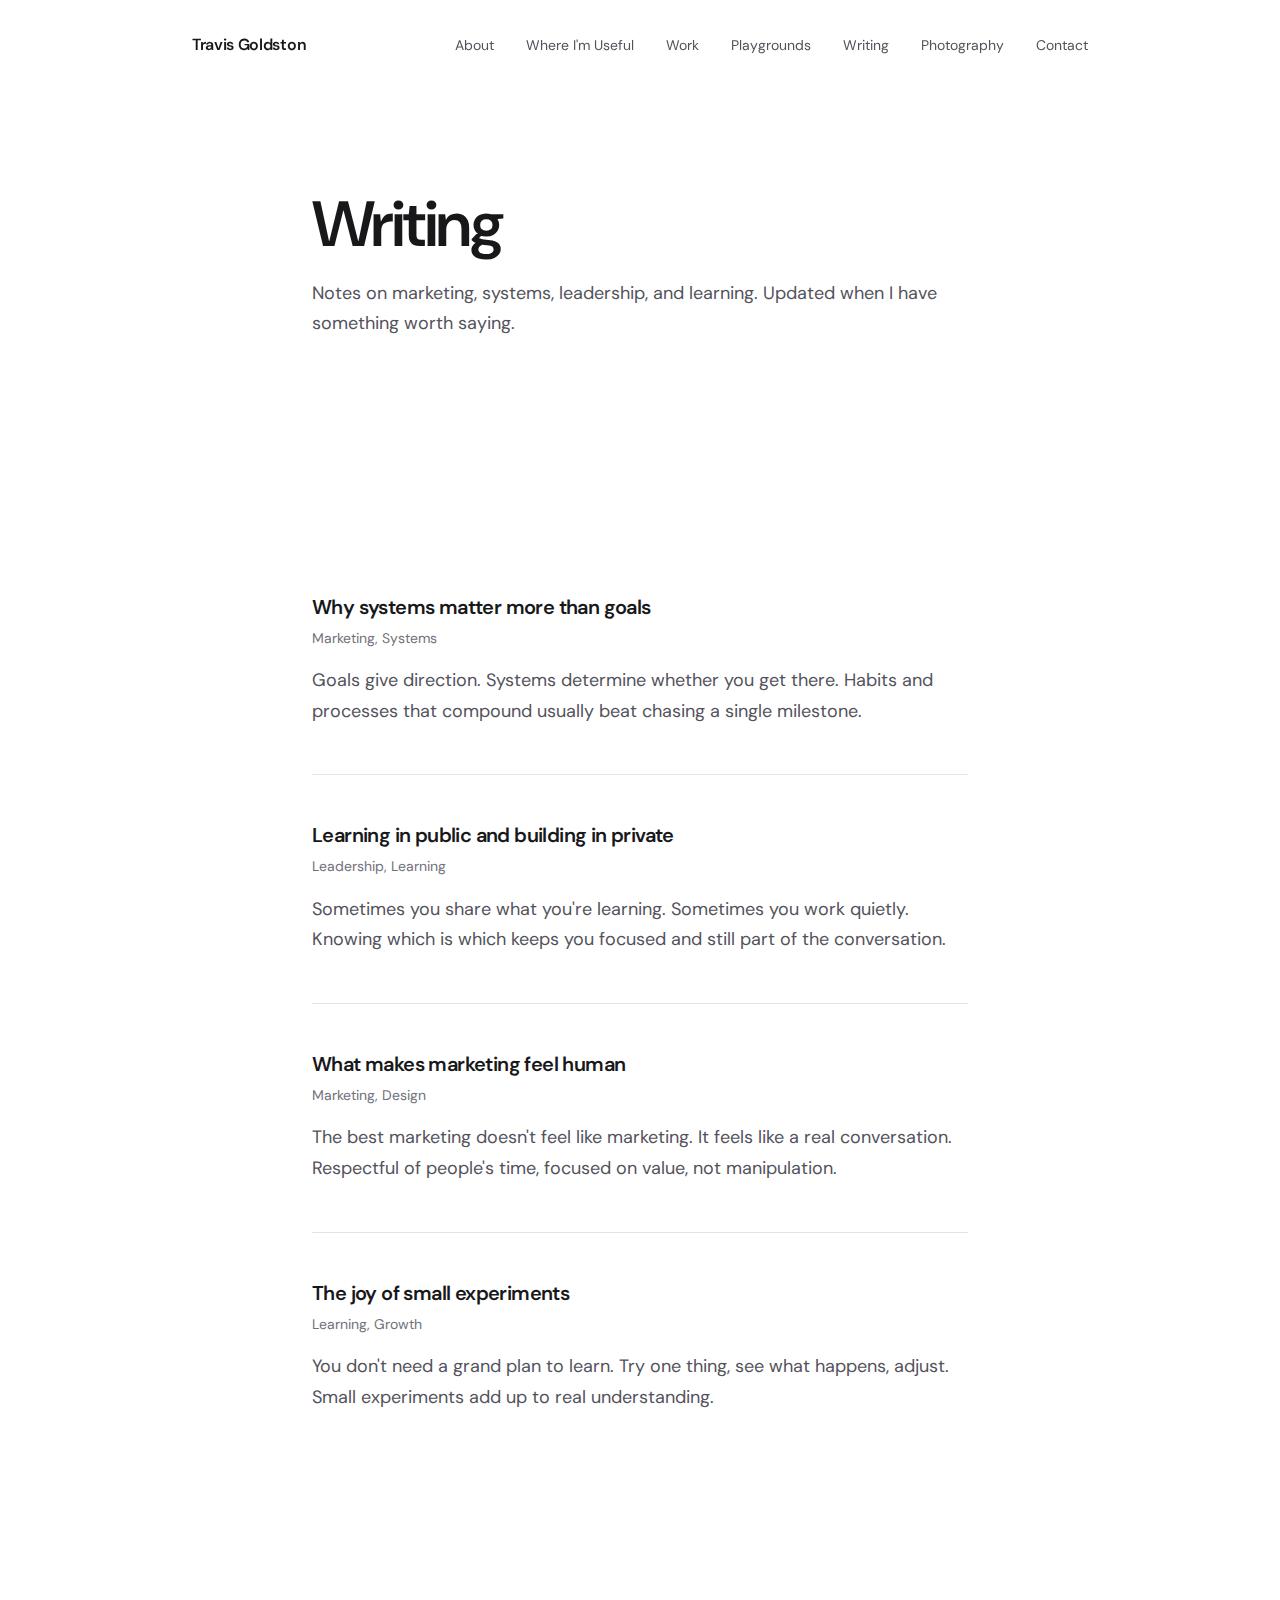
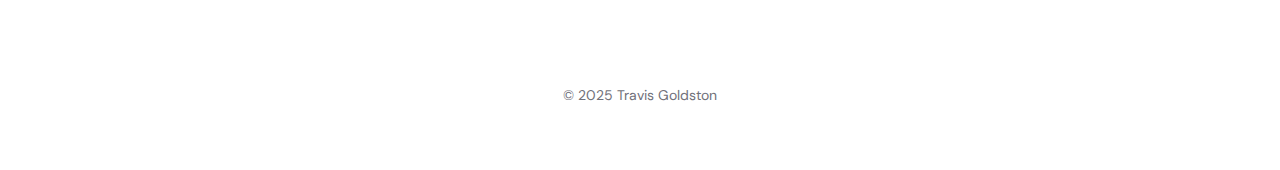
<file: writing.html>
<!DOCTYPE html>
<html lang="en">
<head>
  <meta charset="UTF-8">
  <meta name="viewport" content="width=device-width, initial-scale=1.0">
  <link rel="icon" type="image/svg+xml" href="/favicon.svg">
  <title>Writing — Travis Goldston</title>
  <link rel="preconnect" href="https://fonts.googleapis.com">
  <link rel="preconnect" href="https://fonts.gstatic.com" crossorigin>
  <link href="https://fonts.googleapis.com/css2?family=DM+Sans:ital,opsz,wght@0,9..40,400;0,9..40,500;0,9..40,600;1,9..40,400&family=Lora:ital,wght@0,400;0,600;1,400&display=swap" rel="stylesheet">
  <link rel="stylesheet" href="assets/css/style.css">
  <script src="assets/js/main.js" defer></script>
</head>
<body>
  <nav class="nav" id="nav">
    <div class="nav-inner container-wide">
      <a href="/" class="nav-logo">Travis Goldston</a>
      <button type="button" class="nav-toggle" id="nav-toggle" aria-label="Toggle menu" aria-expanded="false">
        <span class="nav-toggle-icon">
          <span></span><span></span><span></span>
        </span>
      </button>
      <ul class="nav-links">
        <li><a href="/about">About</a></li>
        <li><a href="/useful">Where I'm Useful</a></li>
        <li><a href="/work">Work</a></li>
        <li><a href="/playgrounds">Playgrounds</a></li>
        <li><a href="/writing">Writing</a></li>
        <li><a href="/photography">Photography</a></li>
        <li><a href="/contact">Contact</a></li>
      </ul>
    </div>
  </nav>

  <main>
    <section class="page-hero">
      <div class="container">
        <h1 class="hero-headline">Writing</h1>
        <p class="lead">Notes on marketing, systems, leadership, and learning. Updated when I have something worth saying.</p>
      </div>
    </section>

    <section class="page-section">
      <div class="container">
        <div class="post-list">
          <article class="post-item">
            <h2 class="post-title"><a href="#" style="color: inherit;">Why systems matter more than goals</a></h2>
            <p class="post-meta">Marketing, Systems</p>
            <p class="lead">
              Goals give direction. Systems determine whether you get there. Habits and processes that compound usually beat chasing a single milestone.
            </p>
          </article>

          <article class="post-item">
            <h2 class="post-title"><a href="#" style="color: inherit;">Learning in public and building in private</a></h2>
            <p class="post-meta">Leadership, Learning</p>
            <p class="lead">
              Sometimes you share what you're learning. Sometimes you work quietly. Knowing which is which keeps you focused and still part of the conversation.
            </p>
          </article>

          <article class="post-item">
            <h2 class="post-title"><a href="#" style="color: inherit;">What makes marketing feel human</a></h2>
            <p class="post-meta">Marketing, Design</p>
            <p class="lead">
              The best marketing doesn't feel like marketing. It feels like a real conversation. Respectful of people's time, focused on value, not manipulation.
            </p>
          </article>

          <article class="post-item">
            <h2 class="post-title"><a href="#" style="color: inherit;">The joy of small experiments</a></h2>
            <p class="post-meta">Learning, Growth</p>
            <p class="lead">
              You don't need a grand plan to learn. Try one thing, see what happens, adjust. Small experiments add up to real understanding.
            </p>
          </article>
        </div>
      </div>
    </section>
  </main>

  <footer class="footer">
    <p>© 2025 Travis Goldston</p>
  </footer>
</body>
</html>
</file>
<file: assets/css/style.css>
/* Travis Goldston — Personal Website
   Palette: blue, indigo, violet
   Tone: Elegant, minimal, premium, calm */

:root {
  /* Colors */
  --blue-50: #eff6ff;
  --blue-100: #dbeafe;
  --blue-200: #bfdbfe;
  --blue-300: #93c5fd;
  --blue-400: #60a5fa;
  --blue-500: #3b82f6;
  --blue-600: #2563eb;
  --blue-700: #1d4ed8;
  --blue-800: #1e40af;
  --blue-900: #1e3a8a;
  --indigo-100: #e0e7ff;
  --indigo-200: #c7d2fe;
  --indigo-300: #a5b4fc;
  --indigo-400: #818cf8;
  --indigo-500: #6366f1;
  --indigo-600: #4f46e5;
  --indigo-700: #4338ca;
  --indigo-800: #3730a3;
  --violet-100: #ede9fe;
  --violet-200: #ddd6fe;
  --violet-300: #c4b5fd;
  --violet-400: #a78bfa;
  --violet-500: #8b5cf6;
  --violet-600: #7c3aed;
  --violet-700: #6d28d9;
  --violet-800: #5b21b6;
  --gray-50: #fafafa;
  --gray-100: #f4f4f5;
  --gray-200: #e4e4e7;
  --gray-300: #d4d4d8;
  --gray-400: #a1a1aa;
  --gray-500: #71717a;
  --gray-600: #52525b;
  --gray-700: #3f3f46;
  --gray-800: #27272a;
  --gray-900: #18181b;
  --white: #ffffff;

  /* Semantic */
  --text-primary: var(--gray-900);
  --text-secondary: var(--gray-600);
  --text-muted: var(--gray-500);
  --accent: var(--indigo-600);
  --accent-hover: var(--indigo-700);
  --accent-light: var(--indigo-500);
  --bg: var(--white);
  --bg-subtle: var(--gray-50);
  --border: var(--gray-200);

  /* Typography */
  --font-sans: "DM Sans", -apple-system, BlinkMacSystemFont, "Segoe UI", sans-serif;
  --font-serif: "Lora", "Georgia", serif;

  /* Spacing */
  --space-xs: 0.25rem;
  --space-sm: 0.5rem;
  --space-md: 1rem;
  --space-lg: 1.5rem;
  --space-xl: 2rem;
  --space-2xl: 3rem;
  --space-3xl: 4rem;
  --space-4xl: 6rem;
  --space-5xl: 8rem;
  --space-6xl: 12rem;

  /* Layout */
  --container-max: 720px;
  --container-wide: 960px;
}

*,
*::before,
*::after {
  box-sizing: border-box;
  margin: 0;
  padding: 0;
}

html {
  font-size: 16px;
  scroll-behavior: smooth;
}

body {
  font-family: var(--font-sans);
  color: var(--text-primary);
  background: var(--bg);
  line-height: 1.6;
  -webkit-font-smoothing: antialiased;
}

img {
  max-width: 100%;
  height: auto;
  display: block;
}

a {
  color: inherit;
  text-decoration: none;
}

/* Navigation */
.nav {
  position: fixed;
  top: 0;
  left: 0;
  right: 0;
  z-index: 100;
  padding: var(--space-xl) var(--space-xl) var(--space-lg);
  padding-top: max(var(--space-xl), env(safe-area-inset-top));
  background: linear-gradient(to bottom, rgba(255,255,255,0.95), rgba(255,255,255,0));
  backdrop-filter: blur(8px);
}

.nav-inner {
  max-width: var(--container-wide);
  margin: 0 auto;
  display: flex;
  justify-content: space-between;
  align-items: center;
  gap: var(--space-lg);
}

.nav-logo {
  font-weight: 600;
  font-size: 1rem;
  letter-spacing: -0.02em;
  flex-shrink: 0;
}

.nav-links {
  display: flex;
  gap: var(--space-xl);
  list-style: none;
}

.nav-links a {
  font-size: 0.875rem;
  color: var(--text-secondary);
  transition: color 0.2s;
  padding: var(--space-xs) 0;
}

.nav-links a:hover,
.nav-links a.active {
  color: var(--text-primary);
}

.nav-links a.active {
  font-weight: 500;
}

.nav-toggle {
  display: none;
  align-items: center;
  justify-content: center;
  width: 44px;
  height: 44px;
  padding: 0;
  background: none;
  border: 1px solid var(--border);
  border-radius: 6px;
  cursor: pointer;
  color: var(--text-primary);
}

.nav-toggle:hover {
  background: var(--bg-subtle);
}

.nav-toggle-icon {
  width: 20px;
  height: 14px;
  position: relative;
}

.nav-toggle-icon span {
  display: block;
  position: absolute;
  left: 0;
  width: 100%;
  height: 2px;
  background: currentColor;
  border-radius: 1px;
  transition: transform 0.2s, opacity 0.2s;
}

.nav-toggle-icon span:nth-child(1) { top: 0; }
.nav-toggle-icon span:nth-child(2) { top: 50%; transform: translateY(-50%); }
.nav-toggle-icon span:nth-child(3) { bottom: 0; }

.nav-open .nav-toggle-icon span:nth-child(1) {
  transform: translateY(6px) rotate(45deg);
}

.nav-open .nav-toggle-icon span:nth-child(2) {
  opacity: 0;
}

.nav-open .nav-toggle-icon span:nth-child(3) {
  transform: translateY(-6px) rotate(-45deg);
}

/* Container */
.container {
  max-width: var(--container-max);
  margin: 0 auto;
  padding: 0 var(--space-xl);
}

.container-wide {
  max-width: var(--container-wide);
  margin: 0 auto;
  padding: 0 var(--space-xl);
}

/* Buttons */
.btn {
  display: inline-flex;
  align-items: center;
  justify-content: center;
  padding: var(--space-md) var(--space-xl);
  font-family: var(--font-sans);
  font-size: 0.9375rem;
  font-weight: 500;
  border-radius: 6px;
  transition: background 0.2s, color 0.2s;
  cursor: pointer;
  border: none;
}

.btn-primary {
  background: var(--accent);
  color: var(--white);
}

.btn-primary:hover {
  background: var(--accent-hover);
}

.btn-secondary {
  background: transparent;
  color: var(--text-primary);
  border: 1px solid var(--border);
}

.btn-secondary:hover {
  background: var(--bg-subtle);
  border-color: var(--gray-300);
}

/* Typography */
h1, h2, h3, h4 {
  font-weight: 600;
  letter-spacing: -0.03em;
  line-height: 1.2;
}

.hero-headline {
  font-size: clamp(1.75rem, 5vw + 1rem, 4rem);
  font-weight: 600;
  letter-spacing: -0.04em;
  line-height: 1.15;
  margin-bottom: var(--space-md);
}

.hero-subtext {
  font-size: clamp(1rem, 2.5vw + 0.5rem, 1.25rem);
  color: var(--text-secondary);
  margin-bottom: var(--space-3xl);
}

.section-title {
  font-size: 1.75rem;
  margin-bottom: var(--space-2xl);
}

.lead {
  font-size: clamp(1rem, 1.5vw + 0.5rem, 1.125rem);
  color: var(--text-secondary);
  line-height: 1.7;
}

/* Page sections */
.page-hero {
  padding-top: calc(var(--space-5xl) + 60px);
  padding-bottom: var(--space-5xl);
}

/* Hero with photo (home) */
.hero-with-photo .container {
  max-width: var(--container-wide);
}

.hero-layout {
  display: grid;
  gap: var(--space-4xl);
  align-items: center;
}

@media (min-width: 768px) {
  .hero-layout {
    grid-template-columns: 1fr 380px;
  }

  .hero-with-photo .hero-content {
    max-width: 36em;
  }
}

.hero-intro {
  margin-bottom: var(--space-3xl);
}

.btn-group {
  display: flex;
  gap: var(--space-md);
  flex-wrap: wrap;
}

.hero-image-wrap {
  position: relative;
  border-radius: 12px;
  overflow: hidden;
  background: var(--bg-subtle);
}

.hero-image {
  width: 100%;
  aspect-ratio: 4 / 5;
  object-fit: cover;
}

.page-section {
  padding: var(--space-5xl) 0;
}

.page-section + .page-section {
  border-top: 1px solid var(--border);
}

/* Footer */
.footer {
  padding: var(--space-4xl) var(--space-xl) var(--space-3xl);
  text-align: center;
  color: var(--text-muted);
  font-size: 0.875rem;
}

/* Playgrounds */
.playgrounds-subheading {
  margin-bottom: var(--space-3xl);
  max-width: 42em;
}

.playgrounds-cards {
  display: grid;
  gap: var(--space-xl);
  grid-template-columns: repeat(3, 1fr);
}

.playground-card {
  padding: var(--space-xl);
  border: 1px solid var(--border);
  border-radius: 8px;
  background: var(--bg);
  display: flex;
  flex-direction: column;
  gap: var(--space-md);
  transition: border-color 0.2s, box-shadow 0.2s;
}

.playground-card:hover {
  border-color: var(--gray-300);
  box-shadow: 0 4px 12px rgba(0, 0, 0, 0.04);
}

.playground-card-logo {
  display: flex;
  align-items: center;
  justify-content: center;
  min-height: 96px;
  width: 100%;
}

.playground-card-logo img {
  max-width: 160px;
  max-height: 120px;
  width: auto;
  height: auto;
  object-fit: contain;
}

.playground-card-title {
  font-size: 1.125rem;
  font-weight: 600;
  letter-spacing: -0.02em;
  margin: 0;
}

.playground-card-url {
  font-size: 0.875rem;
  color: var(--text-muted);
  margin: 0;
}

.playground-card-url a:hover {
  color: var(--accent);
}

.playground-card-desc {
  font-size: 0.9375rem;
  color: var(--text-secondary);
  line-height: 1.6;
  margin: 0;
  flex-grow: 1;
}

.playground-card-meta {
  margin: 0;
  display: flex;
  align-items: center;
  gap: var(--space-sm);
}

.playground-status {
  font-size: 0.75rem;
  font-weight: 500;
  text-transform: uppercase;
  letter-spacing: 0.06em;
  padding: var(--space-xs) var(--space-sm);
  border-radius: 4px;
}

.playground-status-active {
  background: var(--indigo-100);
  color: var(--indigo-700);
}

.playground-status-progress {
  background: var(--gray-200);
  color: var(--gray-700);
}

.playground-card-link {
  font-size: 0.875rem;
  font-weight: 500;
  color: var(--accent);
  margin-top: var(--space-xs);
}

.playground-card-link:hover {
  color: var(--accent-hover);
}

.playgrounds-footer {
  margin-top: var(--space-2xl);
  margin-bottom: 0;
  text-align: right;
}

.playgrounds-view-all {
  font-size: 0.9375rem;
  font-weight: 500;
  color: var(--accent);
}

.playgrounds-view-all:hover {
  color: var(--accent-hover);
}

/* Playgrounds page (expanded cards) */
.playgrounds-page .playgrounds-cards {
  gap: var(--space-3xl);
  grid-template-columns: 1fr;
  max-width: var(--container-max);
}

.playgrounds-page .playground-card {
  padding: var(--space-2xl);
  gap: var(--space-2xl);
  flex-direction: column;
  align-items: stretch;
}

.playgrounds-page .playground-card-logo {
  min-height: 120px;
  flex-shrink: 0;
  display: flex;
  align-items: center;
  justify-content: center;
  width: 100%;
}

.playgrounds-page .playground-card-logo img {
  max-width: 100%;
  max-height: 320px;
  width: auto;
  height: auto;
  object-fit: contain;
}

.playgrounds-page .playground-card-logo img.logo-boldspark {
  max-width: 58%;
}

.playgrounds-page .playground-card-body {
  flex: 1;
  min-width: 0;
}

.playgrounds-page .playground-card-title {
  font-size: 1.25rem;
}

.playgrounds-page .playground-card-desc {
  font-size: 1rem;
}

.playgrounds-page .playground-note {
  font-family: var(--font-serif);
  font-size: 0.9375rem;
  font-style: italic;
  color: var(--text-secondary);
  line-height: 1.6;
  margin: var(--space-md) 0 0;
  padding-top: var(--space-md);
  border-top: 1px solid var(--border);
}

.playgrounds-disclaimer {
  margin-top: var(--space-3xl);
  padding-top: var(--space-2xl);
  border-top: 1px solid var(--border);
}

.playgrounds-disclaimer-text {
  font-size: 0.875rem;
  color: var(--text-muted);
  line-height: 1.6;
  margin: 0;
  max-width: 42em;
}

.explore-list {
  list-style: disc;
  margin: 0;
  padding-left: var(--space-xl);
  display: flex;
  flex-direction: column;
  gap: var(--space-md);
}

.explore-list li {
  font-size: clamp(1rem, 1.5vw + 0.5rem, 1.125rem);
  color: var(--text-secondary);
  line-height: 1.6;
}

@media (max-width: 768px) {
  .playgrounds-cards {
    grid-template-columns: 1fr;
  }

  .playground-card-logo img {
    max-width: 140px;
    max-height: 105px;
  }

  .playgrounds-page .playground-card-logo img {
    max-height: 280px;
  }
}

/* Forms */
.form-group {
  margin-bottom: var(--space-xl);
}

.form-group label {
  display: block;
  font-size: 0.875rem;
  font-weight: 500;
  margin-bottom: var(--space-sm);
  color: var(--text-primary);
}

.form-group input,
.form-group textarea {
  width: 100%;
  padding: var(--space-md) var(--space-lg);
  min-height: 48px;
  font-family: var(--font-sans);
  font-size: 16px;
  border: 1px solid var(--border);
  border-radius: 6px;
  background: var(--bg);
  transition: border-color 0.2s;
}

.form-group input:focus,
.form-group textarea:focus {
  outline: none;
  border-color: var(--accent);
}

.form-group textarea {
  min-height: 160px;
  padding-top: var(--space-md);
  resize: vertical;
}

/* Gallery */
.gallery {
  display: grid;
  grid-template-columns: repeat(auto-fill, minmax(260px, 1fr));
  gap: var(--space-lg);
}

.gallery-item {
  aspect-ratio: 4 / 3;
  overflow: hidden;
  border-radius: 8px;
  background: var(--bg-subtle);
  transition: opacity 0.2s;
}

.gallery-item:hover {
  opacity: 0.92;
}

.gallery-item img {
  width: 100%;
  height: 100%;
  object-fit: cover;
}

/* Blog / Writing */
.post-list {
  display: flex;
  flex-direction: column;
  gap: var(--space-2xl);
}

.post-item {
  padding-bottom: var(--space-2xl);
  border-bottom: 1px solid var(--border);
}

.post-item:last-child {
  border-bottom: none;
}

.post-title {
  font-size: 1.25rem;
  margin-bottom: var(--space-sm);
}

.post-title a {
  transition: color 0.2s;
}

.post-title a:hover {
  color: var(--accent);
}

.post-meta {
  font-size: 0.875rem;
  color: var(--text-muted);
  margin-bottom: var(--space-md);
}

/* About layout */
.about-grid {
  display: grid;
  gap: var(--space-4xl);
  align-items: start;
}

@media (min-width: 768px) {
  .about-grid {
    grid-template-columns: 1fr 1.5fr;
  }
}

.about-grid .lead {
  max-width: 42em;
}

/* Work / case studies */
.work-article {
  padding-top: var(--space-4xl);
}

.work-article:first-child {
  padding-top: 0;
}

.work-article + .work-article {
  border-top: 1px solid var(--border);
  margin-top: var(--space-4xl);
}

.work-label {
  font-size: 0.8125rem;
  color: var(--accent);
  font-weight: 500;
  text-transform: uppercase;
  letter-spacing: 0.08em;
  margin-bottom: var(--space-md);
}

/* Where I'm most useful */
.useful-intro {
  max-width: 36em;
}

.useful-list {
  display: flex;
  flex-direction: column;
  gap: var(--space-4xl);
}

.useful-item {
  padding-top: var(--space-2xl);
}

.useful-item:first-child {
  padding-top: 0;
}

.useful-item + .useful-item {
  border-top: 1px solid var(--border);
}

.useful-item-title {
  font-size: 1.25rem;
  font-weight: 600;
  letter-spacing: -0.02em;
  margin-bottom: var(--space-md);
  color: var(--text-primary);
}

/* Responsive: tablet and down */
@media (max-width: 768px) {
  .page-hero {
    padding-top: calc(var(--space-4xl) + 56px);
    padding-bottom: var(--space-4xl);
  }

  .hero-intro {
    margin-bottom: var(--space-2xl);
  }

  .hero-layout {
    gap: var(--space-2xl);
  }

  .hero-subtext {
    margin-bottom: var(--space-2xl);
  }

  .page-section {
    padding: var(--space-4xl) 0;
  }

  .section-title {
    font-size: 1.5rem;
  }

  .useful-item-title {
    font-size: 1.125rem;
  }
}

/* Responsive: mobile */
@media (max-width: 640px) {
  .nav {
    padding: var(--space-md) var(--space-lg);
    padding-top: max(var(--space-md), env(safe-area-inset-top));
  }

  .nav-inner {
    flex-wrap: wrap;
  }

  .nav-toggle {
    display: flex;
    order: 1;
  }

  .nav-logo {
    order: 0;
  }

  .nav-links {
    display: none;
    order: 2;
    width: 100%;
    flex-direction: column;
    gap: 0;
    padding-top: var(--space-md);
    border-top: 1px solid var(--border);
    margin-top: var(--space-sm);
  }

  .nav-open .nav-links {
    display: flex;
  }

  .nav-links li {
    border-bottom: 1px solid var(--border);
  }

  .nav-links li:last-child {
    border-bottom: none;
  }

  .nav-links a {
    display: flex;
    align-items: center;
    padding: var(--space-md) 0;
    font-size: 1rem;
    min-height: 44px;
  }

  .container,
  .container-wide {
    padding-left: var(--space-lg);
    padding-right: var(--space-lg);
  }

  .page-hero {
    padding-top: calc(var(--space-3xl) + 52px);
    padding-bottom: var(--space-3xl);
  }

  .hero-headline {
    margin-bottom: var(--space-sm);
  }

  .btn-group {
    flex-direction: column;
    width: 100%;
  }

  .btn-group .btn {
    width: 100%;
    min-height: 48px;
  }

  .btn {
    min-height: 48px;
  }

  .footer {
    padding: var(--space-3xl) var(--space-lg) var(--space-2xl);
  }

  .gallery {
    grid-template-columns: 1fr;
    gap: var(--space-md);
  }

  .about-grid {
    gap: var(--space-2xl);
  }

  .about-grid > div:first-child img {
    max-height: 320px;
    width: 100%;
    object-fit: cover;
  }

  .work-article {
    padding-top: var(--space-2xl);
  }

  .work-article + .work-article {
    margin-top: var(--space-2xl);
  }

  .useful-list {
    gap: var(--space-2xl);
  }

  .useful-item {
    padding-top: var(--space-xl);
  }
}

/* Very small screens */
@media (max-width: 380px) {
  .container,
  .container-wide {
    padding-left: var(--space-md);
    padding-right: var(--space-md);
  }

  .nav {
    padding-left: var(--space-md);
    padding-right: var(--space-md);
  }
}
</file>
